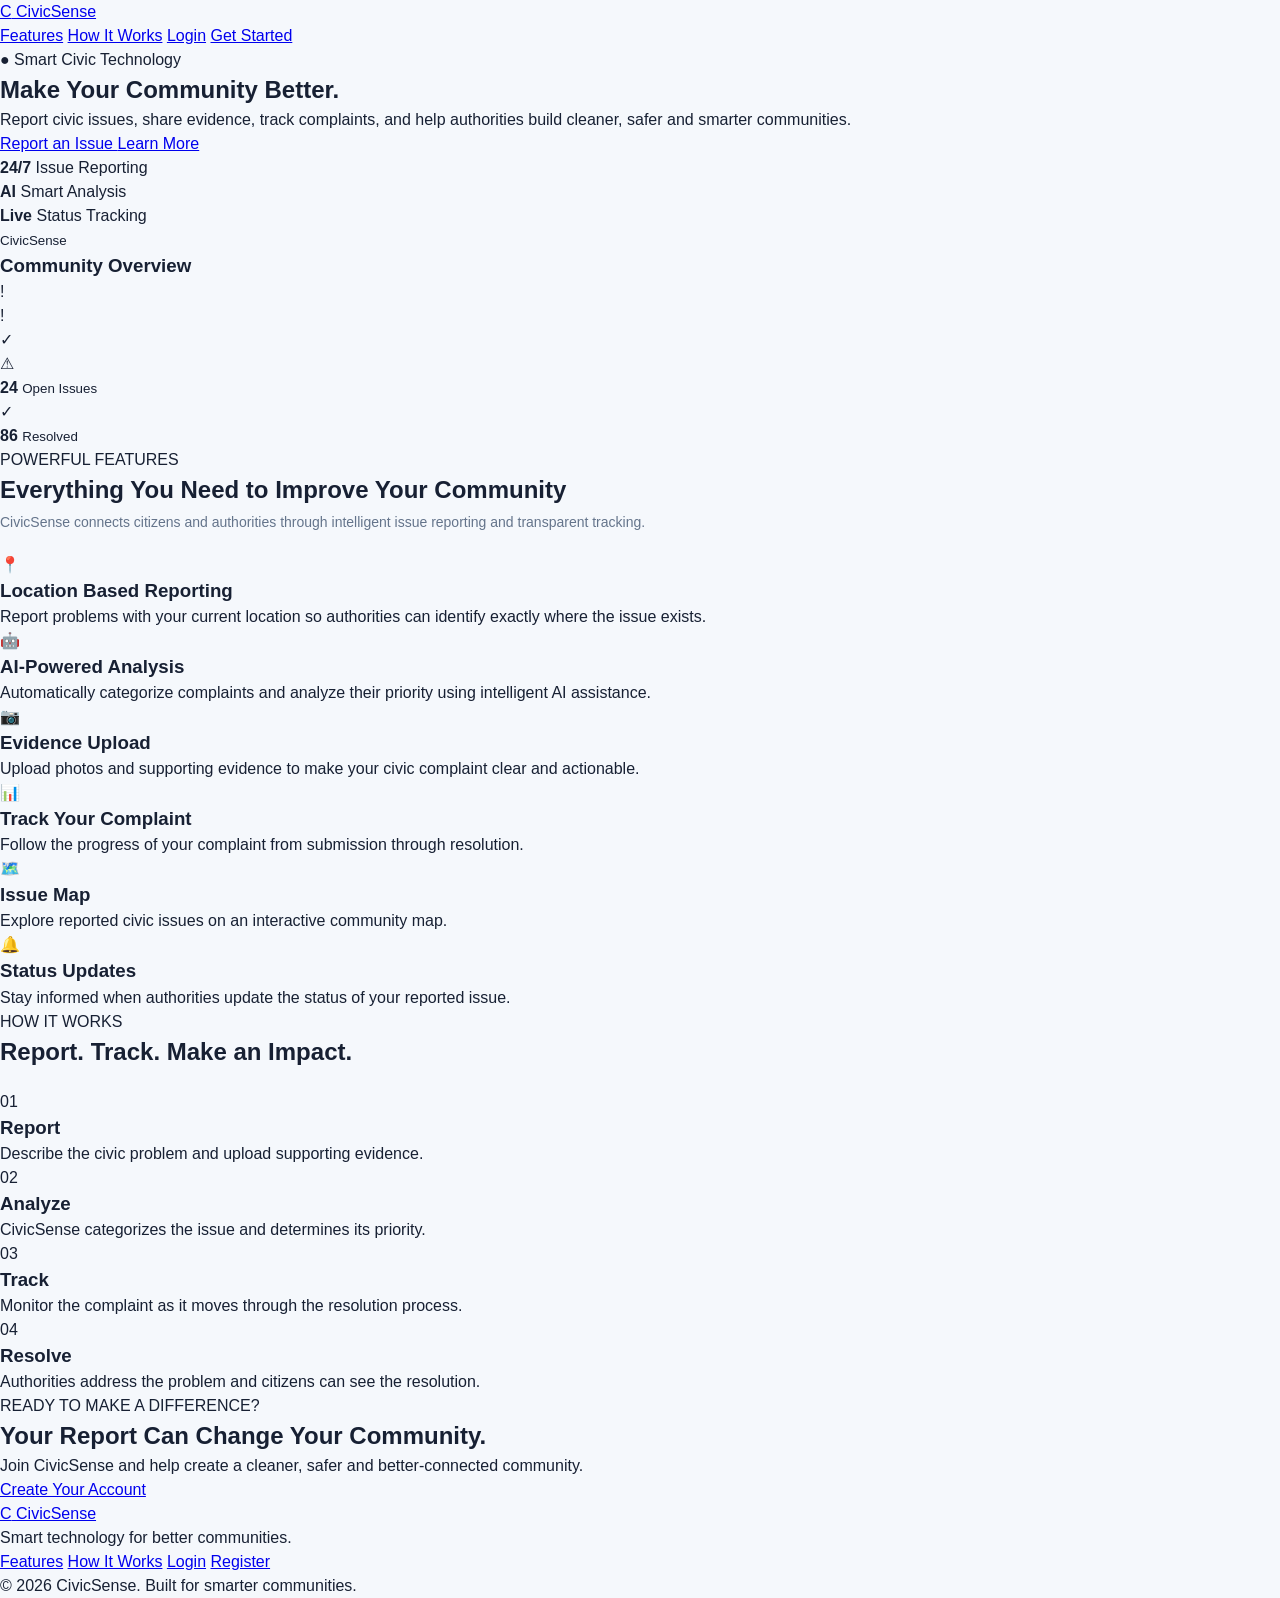
<file: frontend/index.html>
<!DOCTYPE html>
<html lang="en">
<head>
    <meta charset="UTF-8">
    <meta name="viewport" content="width=device-width, initial-scale=1.0">

    <title>CivicSense — Smart Civic Issue Reporting</title>

    <link rel="stylesheet" href="style.css">
</head>

<body>

    <!-- Navigation -->
    <header class="navbar">
        <div class="container nav-content">

            <a href="index.html" class="logo">
                <span class="logo-icon">C</span>
                <span>CivicSense</span>
            </a>

            <nav>
                <a href="#features">Features</a>
                <a href="#how-it-works">How It Works</a>
                <a href="login.html" class="nav-login">Login</a>
                <a href="register.html" class="btn btn-primary">Get Started</a>
            </nav>

        </div>
    </header>


    <!-- Hero -->
    <main>

        <section class="hero">
            <div class="container hero-content">

                <div class="hero-text">

                    <div class="badge">
                        <span>●</span>
                        Smart Civic Technology
                    </div>

                    <h1>
                        Make Your
                        <span>Community Better.</span>
                    </h1>

                    <p>
                        Report civic issues, share evidence, track complaints,
                        and help authorities build cleaner, safer and smarter
                        communities.
                    </p>

                    <div class="hero-buttons">
                        <a href="register.html" class="btn btn-primary btn-large">
                            Report an Issue
                        </a>

                        <a href="#how-it-works" class="btn btn-secondary btn-large">
                            Learn More
                        </a>
                    </div>

                    <div class="hero-stats">

                        <div>
                            <strong>24/7</strong>
                            <span>Issue Reporting</span>
                        </div>

                        <div>
                            <strong>AI</strong>
                            <span>Smart Analysis</span>
                        </div>

                        <div>
                            <strong>Live</strong>
                            <span>Status Tracking</span>
                        </div>

                    </div>

                </div>


                <!-- Hero Card -->
                <div class="hero-card">

                    <div class="dashboard-preview">

                        <div class="preview-header">
                            <div>
                                <small>CivicSense</small>
                                <h3>Community Overview</h3>
                            </div>

                            <div class="status-dot"></div>
                        </div>

                        <div class="preview-map">
                            <div class="map-grid"></div>

                            <div class="map-pin pin-one">!</div>
                            <div class="map-pin pin-two">!</div>
                            <div class="map-pin pin-three">✓</div>
                        </div>

                        <div class="issue-summary">

                            <div class="summary-card">
                                <span class="summary-icon">⚠</span>
                                <div>
                                    <strong>24</strong>
                                    <small>Open Issues</small>
                                </div>
                            </div>

                            <div class="summary-card">
                                <span class="summary-icon">✓</span>
                                <div>
                                    <strong>86</strong>
                                    <small>Resolved</small>
                                </div>
                            </div>

                        </div>

                    </div>

                </div>

            </div>
        </section>


        <!-- Features -->
        <section id="features" class="section">

            <div class="container">

                <div class="section-heading">
                    <span class="section-label">POWERFUL FEATURES</span>

                    <h2>
                        Everything You Need to
                        <span>Improve Your Community</span>
                    </h2>

                    <p>
                        CivicSense connects citizens and authorities through
                        intelligent issue reporting and transparent tracking.
                    </p>
                </div>


                <div class="features-grid">

                    <article class="feature-card">
                        <div class="feature-icon">📍</div>

                        <h3>Location Based Reporting</h3>

                        <p>
                            Report problems with your current location so
                            authorities can identify exactly where the issue
                            exists.
                        </p>
                    </article>


                    <article class="feature-card">
                        <div class="feature-icon">🤖</div>

                        <h3>AI-Powered Analysis</h3>

                        <p>
                            Automatically categorize complaints and analyze
                            their priority using intelligent AI assistance.
                        </p>
                    </article>


                    <article class="feature-card">
                        <div class="feature-icon">📷</div>

                        <h3>Evidence Upload</h3>

                        <p>
                            Upload photos and supporting evidence to make
                            your civic complaint clear and actionable.
                        </p>
                    </article>


                    <article class="feature-card">
                        <div class="feature-icon">📊</div>

                        <h3>Track Your Complaint</h3>

                        <p>
                            Follow the progress of your complaint from
                            submission through resolution.
                        </p>
                    </article>


                    <article class="feature-card">
                        <div class="feature-icon">🗺️</div>

                        <h3>Issue Map</h3>

                        <p>
                            Explore reported civic issues on an interactive
                            community map.
                        </p>
                    </article>


                    <article class="feature-card">
                        <div class="feature-icon">🔔</div>

                        <h3>Status Updates</h3>

                        <p>
                            Stay informed when authorities update the status
                            of your reported issue.
                        </p>
                    </article>

                </div>

            </div>

        </section>


        <!-- How it works -->
        <section id="how-it-works" class="section section-light">

            <div class="container">

                <div class="section-heading">
                    <span class="section-label">HOW IT WORKS</span>

                    <h2>
                        Report. Track.
                        <span>Make an Impact.</span>
                    </h2>
                </div>


                <div class="steps">

                    <div class="step">
                        <div class="step-number">01</div>

                        <h3>Report</h3>

                        <p>
                            Describe the civic problem and upload supporting
                            evidence.
                        </p>
                    </div>


                    <div class="step">
                        <div class="step-number">02</div>

                        <h3>Analyze</h3>

                        <p>
                            CivicSense categorizes the issue and determines
                            its priority.
                        </p>
                    </div>


                    <div class="step">
                        <div class="step-number">03</div>

                        <h3>Track</h3>

                        <p>
                            Monitor the complaint as it moves through the
                            resolution process.
                        </p>
                    </div>


                    <div class="step">
                        <div class="step-number">04</div>

                        <h3>Resolve</h3>

                        <p>
                            Authorities address the problem and citizens can
                            see the resolution.
                        </p>
                    </div>

                </div>

            </div>

        </section>


        <!-- CTA -->
        <section class="cta">

            <div class="container cta-content">

                <div>
                    <span class="section-label">READY TO MAKE A DIFFERENCE?</span>

                    <h2>
                        Your Report Can
                        <span>Change Your Community.</span>
                    </h2>

                    <p>
                        Join CivicSense and help create a cleaner,
                        safer and better-connected community.
                    </p>
                </div>

                <a href="register.html" class="btn btn-white btn-large">
                    Create Your Account
                </a>

            </div>

        </section>

    </main>


    <!-- Footer -->
    <footer>

        <div class="container footer-content">

            <div>
                <a href="index.html" class="logo">
                    <span class="logo-icon">C</span>
                    <span>CivicSense</span>
                </a>

                <p>
                    Smart technology for better communities.
                </p>
            </div>

            <div class="footer-links">
                <a href="#features">Features</a>
                <a href="#how-it-works">How It Works</a>
                <a href="login.html">Login</a>
                <a href="register.html">Register</a>
            </div>

        </div>

        <div class="container footer-bottom">
            © 2026 CivicSense. Built for smarter communities.
        </div>

    </footer>

</body>
</html>
</file>
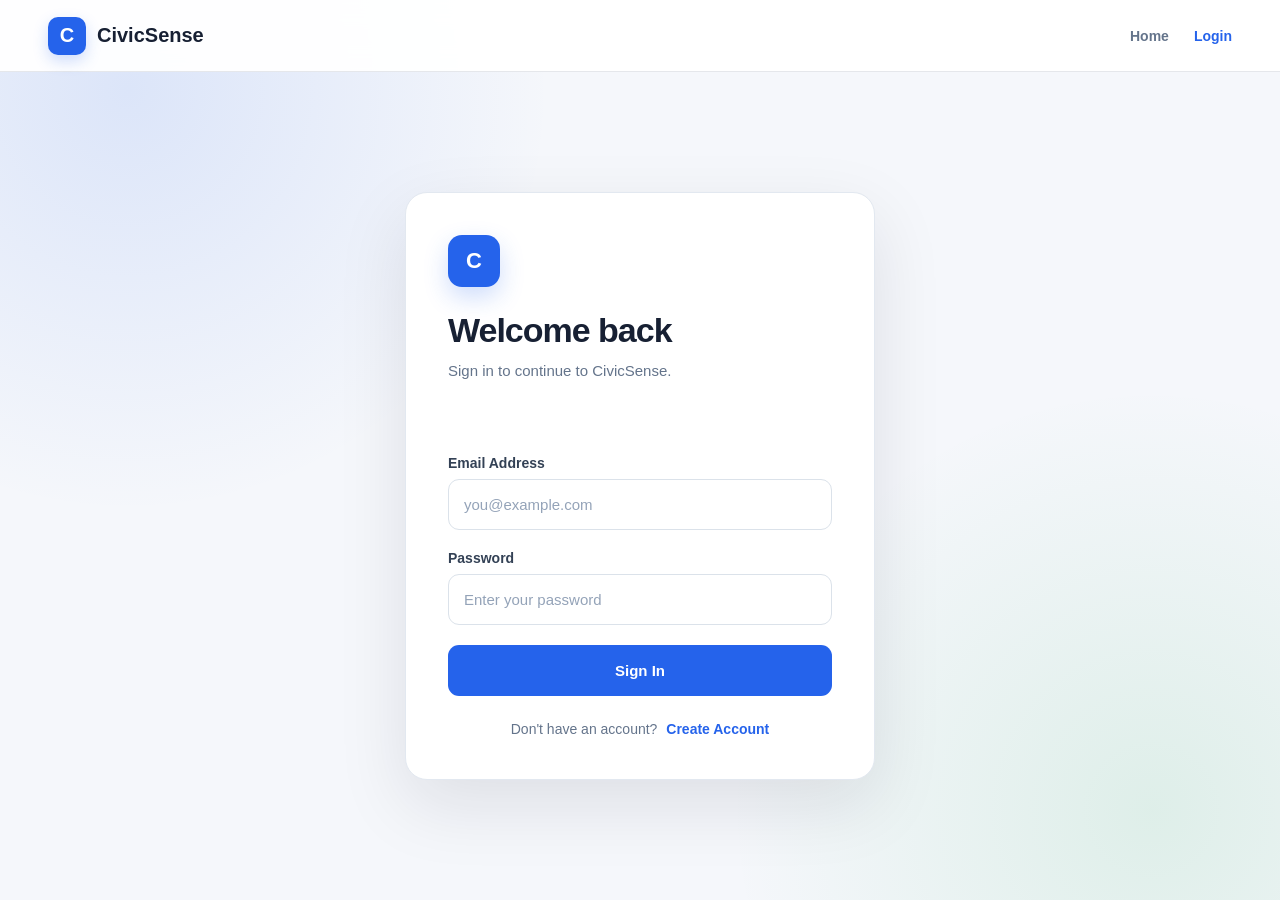
<file: frontend/admin.html>
<!DOCTYPE html>
<html lang="en">
<head>
    <meta charset="UTF-8">
    <meta name="viewport" content="width=device-width, initial-scale=1.0">

    <title>CivicSense — Admin Dashboard</title>

    <link rel="stylesheet" href="admin.css">
</head>

<body>

<header class="admin-navbar">

    <div class="brand">
        <div class="brand-icon">C</div>

        <div>
            <h1>CivicSense</h1>
            <span>Administration</span>
        </div>
    </div>

    <div class="admin-user">

        <div class="admin-user-info">
            <strong id="adminName">Admin</strong>
            <span id="adminEmail">admin</span>
        </div>

        <button id="logoutButton" class="logout-button">
            Logout
        </button>

    </div>

</header>


<main class="admin-container">

    <!-- PAGE HEADER -->

    <section class="page-header">

        <div>
            <span class="eyebrow">ADMINISTRATION</span>

            <h2>Civic Issues Dashboard</h2>

            <p>
                Monitor reported civic issues and manage complaint status.
            </p>
        </div>

        <button id="refreshButton" class="refresh-button">
            ↻ Refresh
        </button>

    </section>


    <!-- MESSAGE -->

    <div id="adminMessage" class="admin-message"></div>


    <!-- STATISTICS -->

    <section class="stats-grid">

        <div class="stat-card">

            <div class="stat-icon total">
                📊
            </div>

            <div>
                <span>Total Complaints</span>
                <strong id="totalComplaints">0</strong>
            </div>

        </div>


        <div class="stat-card">

            <div class="stat-icon pending">
                ⏳
            </div>

            <div>
                <span>Pending</span>
                <strong id="pendingComplaints">0</strong>
            </div>

        </div>


        <div class="stat-card">

            <div class="stat-icon progress">
                🔄
            </div>

            <div>
                <span>In Progress</span>
                <strong id="progressComplaints">0</strong>
            </div>

        </div>


        <div class="stat-card">

            <div class="stat-icon resolved">
                ✓
            </div>

            <div>
                <span>Resolved</span>
                <strong id="resolvedComplaints">0</strong>
            </div>

        </div>

    </section>


    <!-- FILTERS -->

    <section class="complaints-section">

        <div class="section-header">

            <div>
                <h2>All Complaints</h2>

                <p>
                    Review and update reported civic issues.
                </p>
            </div>

            <select id="statusFilter">

                <option value="">All Statuses</option>

                <option value="PENDING">
                    Pending
                </option>

                <option value="IN_PROGRESS">
                    In Progress
                </option>

                <option value="RESOLVED">
                    Resolved
                </option>

            </select>

        </div>


        <div id="loadingState" class="loading-state">
            Loading complaints...
        </div>


        <div id="emptyState" class="empty-state hidden">

            <div class="empty-icon">
                📋
            </div>

            <h3>No complaints found</h3>

            <p>
                There are no complaints matching the selected filter.
            </p>

        </div>


        <div class="table-wrapper">

            <table id="complaintsTable">

                <thead>

                    <tr>

                        <th>ID</th>

                        <th>Complaint</th>

                        <th>Category</th>

                        <th>Location</th>

                        <th>Priority</th>

                        <th>Citizen</th>

                        <th>Status</th>

                        <th>Action</th>

                    </tr>

                </thead>

                <tbody id="complaintsTableBody">
                </tbody>

            </table>

        </div>

    </section>

</main>


<!-- COMPLAINT DETAILS MODAL -->

<div id="complaintModal" class="modal hidden">

    <div class="modal-overlay" id="modalOverlay"></div>

    <div class="modal-card">

        <button
            id="closeModalButton"
            class="modal-close">
            ×
        </button>

        <span class="eyebrow">
            COMPLAINT DETAILS
        </span>

        <h2 id="modalTitle">
            Complaint
        </h2>

        <div class="modal-grid">

            <div>
                <label>Complaint ID</label>
                <strong id="modalId">-</strong>
            </div>

            <div>
                <label>Status</label>
                <strong id="modalStatus">-</strong>
            </div>

            <div>
                <label>Category</label>
                <strong id="modalCategory">-</strong>
            </div>

            <div>
                <label>Priority</label>
                <strong id="modalPriority">-</strong>
            </div>

            <div class="full-width">
                <label>Description</label>
                <p id="modalDescription">-</p>
            </div>

            <div class="full-width">
                <label>Location</label>
                <p id="modalLocation">-</p>
            </div>

            <div>
                <label>Latitude</label>
                <strong id="modalLatitude">-</strong>
            </div>

            <div>
                <label>Longitude</label>
                <strong id="modalLongitude">-</strong>
            </div>

        </div>

        <div class="modal-actions">

            <label for="modalStatusSelect">
                Update Status
            </label>

            <select id="modalStatusSelect">

                <option value="PENDING">
                    Pending
                </option>

                <option value="IN_PROGRESS">
                    In Progress
                </option>

                <option value="RESOLVED">
                    Resolved
                </option>

            </select>

            <button
                id="modalUpdateButton"
                class="primary-button">
                Update Status
            </button>

        </div>

    </div>

</div>


<script src="admin.js"></script>

</body>
</html>
</file>
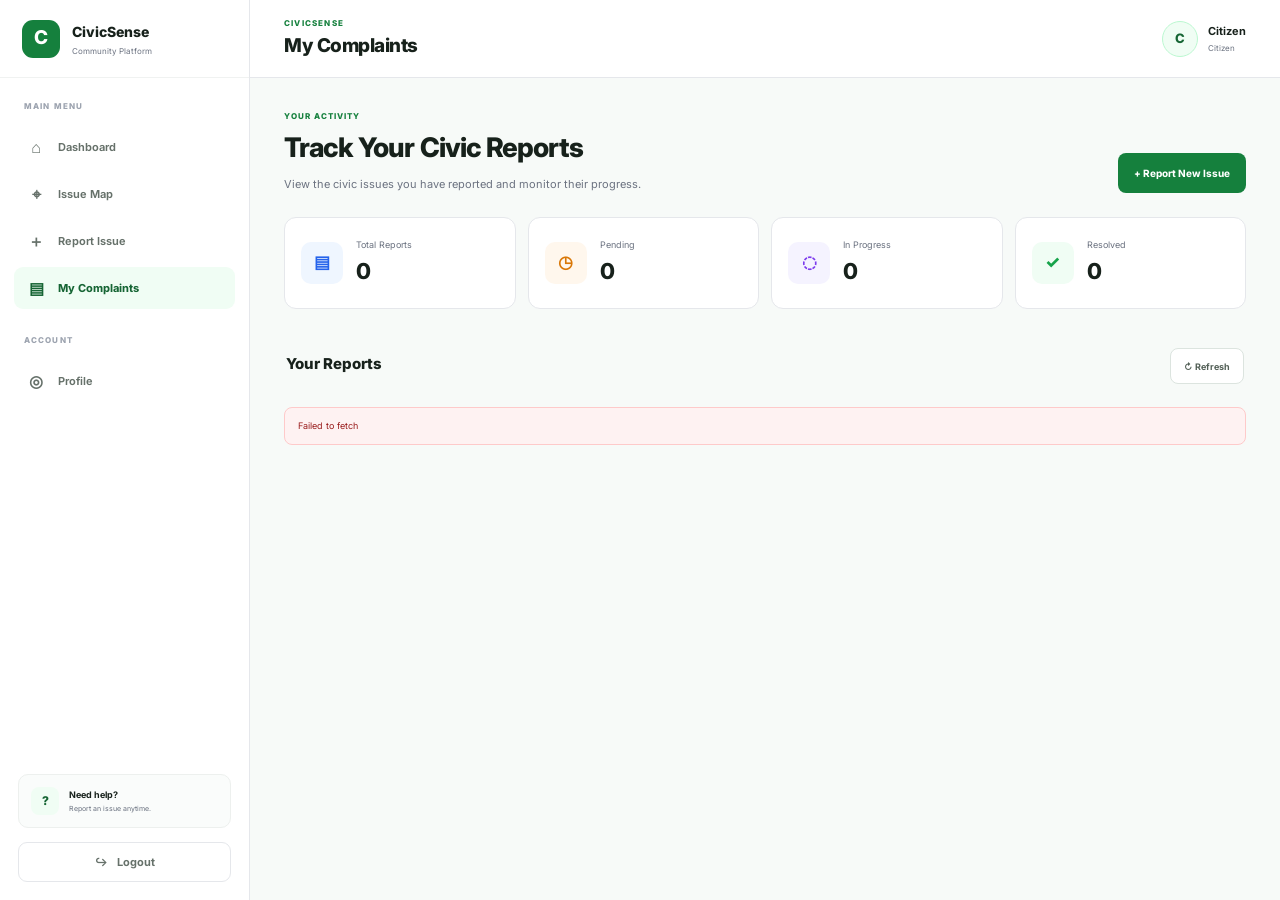
<file: frontend/complaints.html>
<!DOCTYPE html>
<html lang="en">
<head>
    <meta charset="UTF-8">
    <meta
        name="viewport"
        content="width=device-width, initial-scale=1.0"
    >

    <title>CivicSense — My Complaints</title>

    <link rel="preconnect" href="https://fonts.googleapis.com">
    <link
        rel="preconnect"
        href="https://fonts.gstatic.com"
        crossorigin
    >

    <link
        href="https://fonts.googleapis.com/css2?family=Inter:wght@400;500;600;700;800&display=swap"
        rel="stylesheet"
    >

    <link
        rel="stylesheet"
        href="style.css"
    >

    <link
        rel="stylesheet"
        href="css/complaints.css"
    >
</head>

<body>

<div class="complaints-page">

    <!-- =====================================================
         SIDEBAR
    ====================================================== -->

    <aside class="complaints-sidebar">

        <div class="complaints-brand">

            <div class="complaints-brand-logo">
                C
            </div>

            <div class="complaints-brand-text">
                <strong>CivicSense</strong>
                <span>Community Platform</span>
            </div>

        </div>


        <nav class="complaints-navigation">

            <span class="complaints-nav-label">
                MAIN MENU
            </span>

            <a
                href="dashboard.html"
                class="complaints-nav-item"
            >
                <span class="nav-icon">⌂</span>
                <span>Dashboard</span>
            </a>

            <a
                href="issue-map.html"
                class="complaints-nav-item"
            >
                <span class="nav-icon">⌖</span>
                <span>Issue Map</span>
            </a>

            <a
                href="report.html"
                class="complaints-nav-item"
            >
                <span class="nav-icon">＋</span>
                <span>Report Issue</span>
            </a>

            <a
                href="complaints.html"
                class="complaints-nav-item active"
            >
                <span class="nav-icon">▤</span>
                <span>My Complaints</span>
            </a>


            <span class="complaints-nav-label account-label">
                ACCOUNT
            </span>

            <a
                href="profile.html"
                class="complaints-nav-item"
            >
                <span class="nav-icon">◎</span>
                <span>Profile</span>
            </a>

        </nav>


        <div class="complaints-sidebar-bottom">

            <div class="complaints-help">

                <div class="complaints-help-icon">
                    ?
                </div>

                <div>
                    <strong>Need help?</strong>
                    <span>Report an issue anytime.</span>
                </div>

            </div>


            <button
                type="button"
                id="logoutButton"
                class="complaints-logout"
            >
                ↪ &nbsp; Logout
            </button>

        </div>

    </aside>


    <!-- =====================================================
         MAIN
    ====================================================== -->

    <main class="complaints-main">

        <!-- TOPBAR -->

        <header class="complaints-topbar">

            <div>

                <span class="complaints-eyebrow">
                    CIVICSENSE
                </span>

                <h1>
                    My Complaints
                </h1>

            </div>


            <div class="complaints-user">

                <div
                    class="complaints-user-avatar"
                    id="userInitial"
                >
                    C
                </div>

                <div class="complaints-user-details">

                    <strong id="userName">
                        Citizen
                    </strong>

                    <span>
                        Citizen
                    </span>

                </div>

            </div>

        </header>


        <!-- =================================================
             PAGE CONTENT
        ================================================== -->

        <section class="complaints-content">


            <!-- PAGE HEADING -->

            <div class="complaints-page-heading">

                <div>

                    <span class="complaints-section-label">
                        YOUR ACTIVITY
                    </span>

                    <h2>
                        Track Your Civic Reports
                    </h2>

                    <p>
                        View the civic issues you have reported
                        and monitor their progress.
                    </p>

                </div>


                <a
                    href="report.html"
                    class="complaints-report-button"
                >
                    + Report New Issue
                </a>

            </div>


            <!-- =================================================
                 STATISTICS
            ================================================== -->

            <div class="complaints-stats-grid">


                <div class="complaints-stat-card">

                    <div class="complaints-stat-icon total">
                        ▤
                    </div>

                    <div>

                        <span>
                            Total Reports
                        </span>

                        <strong id="totalComplaints">
                            0
                        </strong>

                    </div>

                </div>


                <div class="complaints-stat-card">

                    <div class="complaints-stat-icon pending">
                        ◷
                    </div>

                    <div>

                        <span>
                            Pending
                        </span>

                        <strong id="pendingComplaints">
                            0
                        </strong>

                    </div>

                </div>


                <div class="complaints-stat-card">

                    <div class="complaints-stat-icon progress">
                        ◌
                    </div>

                    <div>

                        <span>
                            In Progress
                        </span>

                        <strong id="progressComplaints">
                            0
                        </strong>

                    </div>

                </div>


                <div class="complaints-stat-card">

                    <div class="complaints-stat-icon resolved">
                        ✓
                    </div>

                    <div>

                        <span>
                            Resolved
                        </span>

                        <strong id="resolvedComplaints">
                            0
                        </strong>

                    </div>

                </div>

            </div>


            <!-- =================================================
                 TOOLBAR
            ================================================== -->

            <div class="complaints-toolbar">

                <div>

                    <h3>
                        Your Reports
                    </h3>

                    <span id="complaintCountLabel">
                    </span>

                </div>


                <button
                    type="button"
                    id="refreshComplaints"
                    class="complaints-refresh-button"
                >
                    ↻ Refresh
                </button>

            </div>


            <!-- =================================================
                 MESSAGE
            ================================================== -->

            <div
                id="complaintsMessage"
                class="complaints-message"
            ></div>


            <!-- =================================================
                 LOADING
            ================================================== -->

            <div
                id="complaintsLoading"
                class="complaints-loading"
            >

                <div class="loading-spinner"></div>

                <p>
                    Loading your complaints...
                </p>

            </div>


            <!-- =================================================
                 COMPLAINTS LIST
            ================================================== -->

            <div
                id="complaintsList"
                class="complaints-list"
            ></div>


            <!-- =================================================
                 EMPTY STATE
            ================================================== -->

            <div
                id="complaintsEmpty"
                class="complaints-empty"
                hidden
            >

                <div class="empty-icon">
                    ▤
                </div>

                <h3>
                    No complaints yet
                </h3>

                <p>
                    You haven't reported any civic issues.
                    Start by reporting an issue in your area.
                </p>

                <a
                    href="report.html"
                    class="complaints-empty-button"
                >
                    + Report Your First Issue
                </a>

            </div>


        </section>

    </main>

</div>


<!-- =========================================================
     JAVASCRIPT
========================================================== -->

<script src="js/complaints.js"></script>

</body>
</html>
</file>
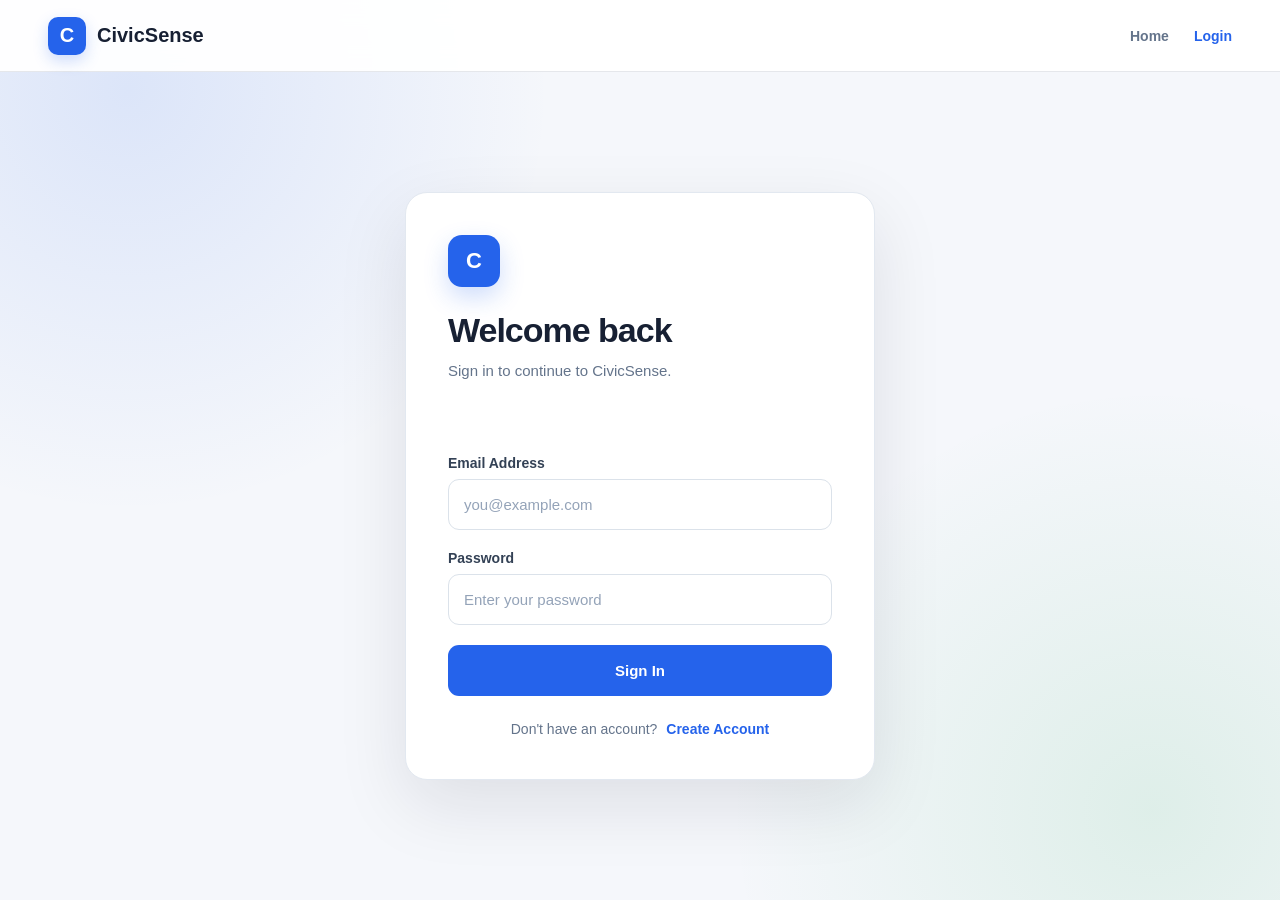
<file: frontend/dashboard.html>
<!DOCTYPE html>
<html lang="en">
<head>
    <meta charset="UTF-8">

    <meta
        name="viewport"
        content="width=device-width, initial-scale=1.0"
    >

    <title>CivicSense — Dashboard</title>

    <link
        rel="preconnect"
        href="https://fonts.googleapis.com"
    >

    <link
        rel="preconnect"
        href="https://fonts.gstatic.com"
        crossorigin
    >

    <link
        href="https://fonts.googleapis.com/css2?family=Inter:wght@400;500;600;700;800&display=swap"
        rel="stylesheet"
    >

    <link
        rel="stylesheet"
        href="style.css"
    >

    <link
        rel="stylesheet"
        href="css/dashboard.css"
    >
</head>

<body>

<div class="app-shell">

    <!-- ==========================================
         SIDEBAR
    =========================================== -->

    <aside class="sidebar">

        <div class="sidebar-brand">

            <div class="brand-logo">
                C
            </div>

            <div class="brand-text">
                <strong>CivicSense</strong>
                <span>Community Platform</span>
            </div>

        </div>


        <nav class="sidebar-nav">

            <div class="nav-section-title">
                MAIN MENU
            </div>

            <a
                href="dashboard.html"
                class="nav-item active"
            >
                <span class="nav-icon">⌂</span>
                <span>Dashboard</span>
            </a>

            <a
                href="issue-map.html"
                class="nav-item"
            >
                <span class="nav-icon">⌖</span>
                <span>Issue Map</span>
            </a>

            <a
                href="report.html"
                class="nav-item"
            >
                <span class="nav-icon">＋</span>
                <span>Report Issue</span>
            </a>

            <a
                href="complaints.html"
                class="nav-item"
            >
                <span class="nav-icon">▤</span>
                <span>My Complaints</span>
            </a>


            <div class="nav-section-title account-title">
                ACCOUNT
            </div>

            <a
                href="profile.html"
                class="nav-item"
            >
                <span class="nav-icon">◎</span>
                <span>Profile</span>
            </a>

        </nav>


        <div class="sidebar-bottom">

            <div class="sidebar-help">

                <div class="help-icon">
                    ?
                </div>

                <div>
                    <strong>Need help?</strong>
                    <span>Report an issue anytime.</span>
                </div>

            </div>


            <button
                type="button"
                id="logoutButton"
                class="sidebar-logout"
            >
                <span>↪</span>
                Logout
            </button>

        </div>

    </aside>


    <!-- ==========================================
         MAIN
    =========================================== -->

    <main class="main-content">


        <!-- TOPBAR -->

        <header class="topbar">

            <div class="topbar-page">

                <span class="topbar-eyebrow">
                    CITIZEN PORTAL
                </span>

                <strong class="topbar-title">
                    Dashboard
                </strong>

            </div>


            <div class="topbar-right">

                <button
                    class="notification-button"
                    type="button"
                    aria-label="Notifications"
                >
                    ♧
                </button>


                <div class="user-mini">

                    <div class="user-avatar">
                        <span id="userInitial">C</span>
                    </div>

                    <div class="user-mini-info">

                        <strong id="userName">
                            Citizen
                        </strong>

                        <span>
                            Citizen
                        </span>

                    </div>

                </div>

            </div>

        </header>


        <!-- ==========================================
             DASHBOARD CONTENT
        =========================================== -->

        <section class="dashboard-content">


            <!-- WELCOME -->

            <section class="welcome-section">

                <div class="welcome-copy">

                    <span class="section-kicker">
                        YOUR COMMUNITY
                    </span>

                    <h1>
                        Welcome back,
                        <span id="welcomeName">
                            Citizen
                        </span>
                        👋
                    </h1>

                    <p>
                        Help make your community better.
                        Track your civic reports and stay informed.
                    </p>

                </div>


                <a
                    href="report.html"
                    class="primary-button"
                >
                    + Report an Issue
                </a>

            </section>


            <!-- ======================================
                 STATISTICS
            ======================================= -->

            <section class="stats-grid">


                <div class="stat-card stat-total">

                    <div class="stat-icon">
                        ▤
                    </div>

                    <div class="stat-info">

                        <span>
                            Total Reports
                        </span>

                        <strong id="totalComplaints">
                            0
                        </strong>

                    </div>

                </div>


                <div class="stat-card stat-pending">

                    <div class="stat-icon">
                        ◷
                    </div>

                    <div class="stat-info">

                        <span>
                            Pending
                        </span>

                        <strong id="pendingComplaints">
                            0
                        </strong>

                    </div>

                </div>


                <div class="stat-card stat-progress">

                    <div class="stat-icon">
                        ◌
                    </div>

                    <div class="stat-info">

                        <span>
                            In Progress
                        </span>

                        <strong id="progressComplaints">
                            0
                        </strong>

                    </div>

                </div>


                <div class="stat-card stat-resolved">

                    <div class="stat-icon">
                        ✓
                    </div>

                    <div class="stat-info">

                        <span>
                            Resolved
                        </span>

                        <strong id="resolvedComplaints">
                            0
                        </strong>

                    </div>

                </div>

            </section>


            <!-- ======================================
                 DASHBOARD OVERVIEW
            ======================================= -->

            <section class="dashboard-overview">


                <!-- RECENT REPORTS -->

                <div class="dashboard-panel recent-panel">

                    <div class="panel-header">

                        <div>

                            <span class="section-kicker">
                                ACTIVITY
                            </span>

                            <h2>
                                Recent Reports
                            </h2>

                            <p>
                                Your latest civic issues.
                            </p>

                        </div>


                        <a
                            href="complaints.html"
                            class="panel-link"
                        >
                            View All
                        </a>

                    </div>


                    <div
                        id="recentComplaints"
                        class="recent-complaints"
                    >

                        <div class="loading-state">
                            Loading reports...
                        </div>

                    </div>

                </div>


                <!-- MAP PREVIEW -->

                <div class="dashboard-panel map-preview-panel">

                    <div class="panel-header">

                        <div>

                            <span class="section-kicker">
                                LOCATION
                            </span>

                            <h2>
                                Community Map
                            </h2>

                            <p>
                                Explore reported civic issues.
                            </p>

                        </div>


                        <a
                            href="issue-map.html"
                            class="panel-link"
                        >
                            Open Map
                        </a>

                    </div>


                    <div class="map-preview">

                        <div class="map-placeholder">

                            <div class="map-placeholder-icon">
                                ⌖
                            </div>

                            <strong>
                                Civic Issues Near You
                            </strong>

                            <span>
                                Open the Issue Map to explore reports.
                            </span>

                            <a
                                href="issue-map.html"
                                class="map-button"
                            >
                                Explore Map →
                            </a>

                        </div>

                    </div>

                </div>

            </section>


            <!-- ======================================
                 QUICK ACTIONS
            ======================================= -->

            <section class="quick-actions">

                <a
                    href="report.html"
                    class="quick-action-card"
                >

                    <div class="quick-action-icon">
                        ＋
                    </div>

                    <div>
                        <strong>
                            Report an Issue
                        </strong>

                        <span>
                            Report a civic problem in your area.
                        </span>
                    </div>

                    <b>
                        →
                    </b>

                </a>


                <a
                    href="complaints.html"
                    class="quick-action-card"
                >

                    <div class="quick-action-icon">
                        ▤
                    </div>

                    <div>
                        <strong>
                            Track Complaints
                        </strong>

                        <span>
                            Check the status of your reports.
                        </span>
                    </div>

                    <b>
                        →
                    </b>

                </a>


                <a
                    href="issue-map.html"
                    class="quick-action-card"
                >

                    <div class="quick-action-icon">
                        ⌖
                    </div>

                    <div>
                        <strong>
                            Explore Issue Map
                        </strong>

                        <span>
                            See civic issues around the community.
                        </span>
                    </div>

                    <b>
                        →
                    </b>

                </a>

            </section>


            <!-- FOOTER -->

            <footer class="dashboard-footer">

                <span>
                    © 2026 CivicSense
                </span>

                <span>
                    Built for better communities.
                </span>

            </footer>


        </section>

    </main>

</div>


<script src="js/dashboard.js"></script>

</body>
</html>
</file>
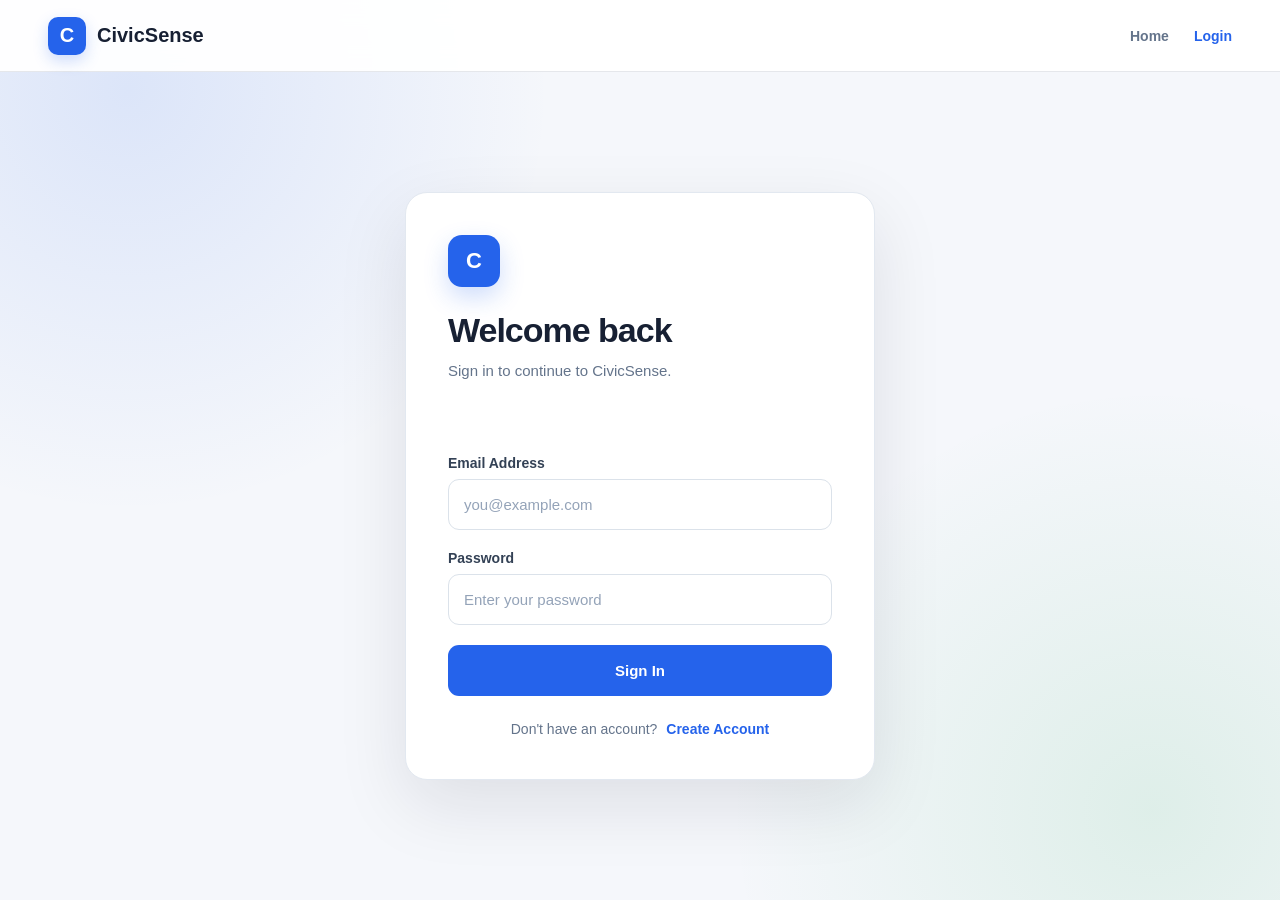
<file: frontend/login.html>
<!DOCTYPE html>
<html lang="en">

<head>
    <meta charset="UTF-8">
    <meta name="viewport" content="width=device-width, initial-scale=1.0">

    <title>Login — CivicSense</title>

    <!-- CivicSense Authentication Styles -->
    <link rel="stylesheet" href="css/auth.css">
</head>

<body>

    <!-- =====================================================
         NAVBAR
         ===================================================== -->

    <header class="navbar">

        <a href="index.html" class="brand">

            <div class="brand-icon">
                C
            </div>

            <span>
                CivicSense
            </span>

        </a>


        <nav>

            <a href="index.html">
                Home
            </a>

            <a href="login.html" class="active">
                Login
            </a>

        </nav>

    </header>


    <!-- =====================================================
         LOGIN PAGE
         ===================================================== -->

    <main class="auth-page">

        <section class="auth-card">

            <!-- Logo -->

            <div class="auth-logo">
                C
            </div>


            <!-- Heading -->

            <h1>
                Welcome back
            </h1>


            <p class="auth-subtitle">
                Sign in to continue to CivicSense.
            </p>


            <!-- Backend / Login Messages -->

            <div
                id="loginMessage"
                class="auth-message"
                aria-live="polite">
            </div>


            <!-- Login Form -->

            <form
                id="loginForm"
                novalidate
            >

                <!-- Email -->

                <div class="form-group">

                    <label for="email">
                        Email Address
                    </label>

                    <input
                        type="email"
                        id="email"
                        name="email"
                        placeholder="you@example.com"
                        autocomplete="email"
                        required
                    >

                </div>


                <!-- Password -->

                <div class="form-group">

                    <label for="password">
                        Password
                    </label>

                    <input
                        type="password"
                        id="password"
                        name="password"
                        placeholder="Enter your password"
                        autocomplete="current-password"
                        required
                    >

                </div>


                <!-- Login Button -->

                <button
                    type="submit"
                    id="loginButton"
                    class="primary-button"
                >
                    Sign In
                </button>

            </form>


            <!-- Register Link -->

            <div class="auth-footer">

                <span>
                    Don't have an account?
                </span>

                <a href="register.html">
                    Create Account
                </a>

            </div>

        </section>

    </main>


    <!-- =====================================================
         JAVASCRIPT
         ===================================================== -->

    <script src="auth.js"></script>

</body>

</html>
</file>
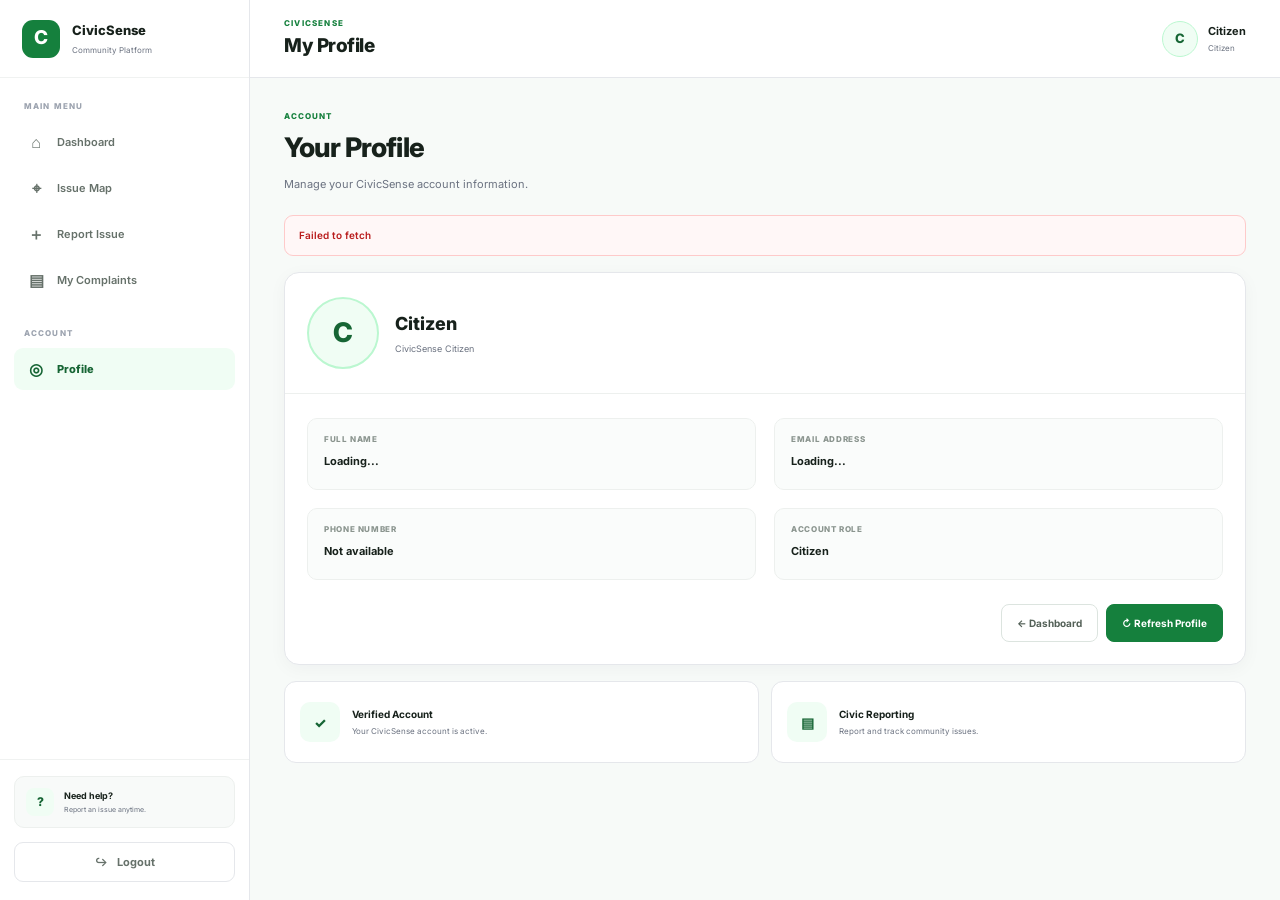
<file: frontend/profile.html>
<!DOCTYPE html>
<html lang="en">

<head>
    <meta charset="UTF-8">
    <meta name="viewport" content="width=device-width, initial-scale=1.0">

    <title>CivicSense — Profile</title>

    <link rel="preconnect" href="https://fonts.googleapis.com">
    <link rel="preconnect"
          href="https://fonts.gstatic.com"
          crossorigin>

    <link
        href="https://fonts.googleapis.com/css2?family=Inter:wght@400;500;600;700;800&display=swap"
        rel="stylesheet"
    >

    <link rel="stylesheet" href="style.css">
    <link rel="stylesheet" href="css/profile.css">
</head>

<body>

<div class="profile-page">

    <!-- SIDEBAR -->

    <aside class="profile-sidebar">

        <div class="profile-brand">
            <div class="profile-brand-logo">C</div>

            <div>
                <strong>CivicSense</strong>
                <span>Community Platform</span>
            </div>
        </div>


        <nav class="profile-navigation">

            <span class="profile-nav-label">
                MAIN MENU
            </span>

            <a
                href="dashboard.html"
                class="profile-nav-item"
            >
                <span>⌂</span>
                Dashboard
            </a>

            <a
                href="issue-map.html"
                class="profile-nav-item"
            >
                <span>⌖</span>
                Issue Map
            </a>

            <a
                href="report.html"
                class="profile-nav-item"
            >
                <span>＋</span>
                Report Issue
            </a>

            <a
                href="complaints.html"
                class="profile-nav-item"
            >
                <span>▤</span>
                My Complaints
            </a>


            <span class="profile-nav-label account-label">
                ACCOUNT
            </span>

            <a
                href="profile.html"
                class="profile-nav-item active"
            >
                <span>◎</span>
                Profile
            </a>

        </nav>


        <div class="profile-sidebar-bottom">

            <div class="profile-help">

                <div class="profile-help-icon">
                    ?
                </div>

                <div>
                    <strong>Need help?</strong>
                    <span>
                        Report an issue anytime.
                    </span>
                </div>

            </div>


            <button
                id="logoutButton"
                class="profile-logout"
                type="button"
            >
                ↪ &nbsp; Logout
            </button>

        </div>

    </aside>


    <!-- MAIN -->

    <main class="profile-main">

        <!-- TOPBAR -->

        <header class="profile-topbar">

            <div>

                <span class="profile-eyebrow">
                    CIVICSENSE
                </span>

                <h1>
                    My Profile
                </h1>

            </div>


            <div class="profile-user">

                <div
                    class="profile-user-avatar"
                    id="userInitial"
                >
                    C
                </div>

                <div>

                    <strong id="topUserName">
                        Citizen
                    </strong>

                    <span>
                        Citizen
                    </span>

                </div>

            </div>

        </header>


        <!-- CONTENT -->

        <section class="profile-content">

            <div class="profile-heading">

                <div>

                    <span class="profile-section-label">
                        ACCOUNT
                    </span>

                    <h2>
                        Your Profile
                    </h2>

                    <p>
                        Manage your CivicSense account information.
                    </p>

                </div>

            </div>


            <!-- MESSAGE -->

            <div
                id="profileMessage"
                class="profile-message"
            ></div>


            <!-- PROFILE CARD -->

            <section class="profile-card">

                <div class="profile-card-header">

                    <div class="profile-large-avatar"
                         id="profileAvatar">
                        C
                    </div>

                    <div>

                        <h3 id="profileDisplayName">
                            Citizen
                        </h3>

                        <p>
                            CivicSense Citizen
                        </p>

                    </div>

                </div>


                <div class="profile-divider"></div>


                <div class="profile-fields">

                    <div class="profile-field">

                        <label>
                            Full Name
                        </label>

                        <div
                            id="profileName"
                            class="profile-value"
                        >
                            Loading...
                        </div>

                    </div>


                    <div class="profile-field">

                        <label>
                            Email Address
                        </label>

                        <div
                            id="profileEmail"
                            class="profile-value"
                        >
                            Loading...
                        </div>

                    </div>


                    <div class="profile-field">

                        <label>
                            Phone Number
                        </label>

                        <div
                            id="profilePhone"
                            class="profile-value"
                        >
                            Not available
                        </div>

                    </div>


                    <div class="profile-field">

                        <label>
                            Account Role
                        </label>

                        <div
                            id="profileRole"
                            class="profile-value"
                        >
                            Citizen
                        </div>

                    </div>

                </div>


                <div class="profile-actions">

                    <a
                        href="dashboard.html"
                        class="profile-secondary-button"
                    >
                        ← Dashboard
                    </a>

                    <button
                        id="refreshProfileButton"
                        class="profile-primary-button"
                        type="button"
                    >
                        ↻ Refresh Profile
                    </button>

                </div>

            </section>


            <!-- ACCOUNT INFORMATION -->

            <section class="profile-info-grid">

                <div class="profile-info-card">

                    <div class="profile-info-icon">
                        ✓
                    </div>

                    <div>
                        <strong>
                            Verified Account
                        </strong>

                        <span>
                            Your CivicSense account is active.
                        </span>
                    </div>

                </div>


                <div class="profile-info-card">

                    <div class="profile-info-icon">
                        ▤
                    </div>

                    <div>
                        <strong>
                            Civic Reporting
                        </strong>

                        <span>
                            Report and track community issues.
                        </span>
                    </div>

                </div>

            </section>

        </section>

    </main>

</div>


<script src="js/profile.js"></script>

</body>
</html>
</file>
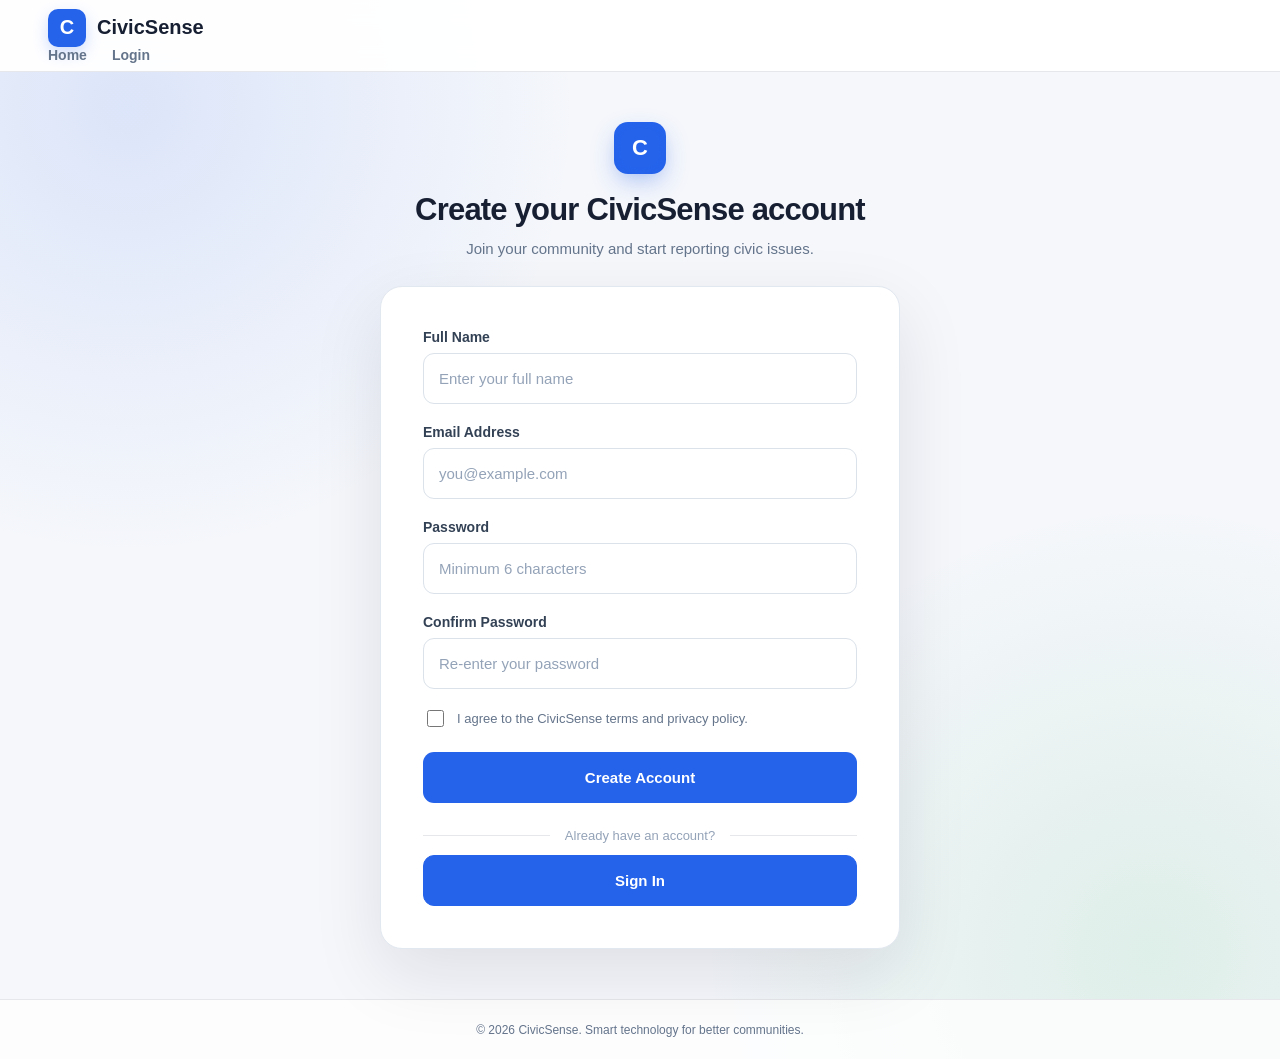
<file: frontend/register.html>
<!DOCTYPE html>
<html lang="en">
<head>
    <meta charset="UTF-8">
    <meta name="viewport" content="width=device-width, initial-scale=1.0">

    <title>Create Account — CivicSense</title>

    <link rel="stylesheet" href="css/auth.css">
</head>

<body>

<header class="navbar">
    <div class="container nav-content">

        <a href="index.html" class="logo">
            <span class="logo-icon">C</span>
            <span>CivicSense</span>
        </a>

        <nav>
            <a href="index.html">Home</a>
            <a href="login.html">Login</a>
        </nav>

    </div>
</header>


<main class="auth-page">

    <div class="auth-container">

        <div class="auth-header">

            <div class="auth-logo">
                <span class="logo-icon">C</span>
            </div>

            <h1>Create your CivicSense account</h1>

            <p>
                Join your community and start reporting civic issues.
            </p>

        </div>


        <div class="auth-card">

            <div id="registerMessage" class="auth-message"></div>

            <form id="registerForm">

                <div class="form-group">
                    <label for="name">Full Name</label>

                    <input
                        type="text"
                        id="name"
                        name="name"
                        placeholder="Enter your full name"
                        autocomplete="name"
                        required
                    >
                </div>


                <div class="form-group">
                    <label for="email">Email Address</label>

                    <input
                        type="email"
                        id="email"
                        name="email"
                        placeholder="you@example.com"
                        autocomplete="email"
                        required
                    >
                </div>


                <div class="form-group">
                    <label for="password">Password</label>

                    <input
                        type="password"
                        id="password"
                        name="password"
                        placeholder="Minimum 6 characters"
                        autocomplete="new-password"
                        minlength="6"
                        required
                    >
                </div>


                <div class="form-group">
                    <label for="confirmPassword">Confirm Password</label>

                    <input
                        type="password"
                        id="confirmPassword"
                        name="confirmPassword"
                        placeholder="Re-enter your password"
                        autocomplete="new-password"
                        minlength="6"
                        required
                    >
                </div>


                <label class="checkbox-row">

                    <input
                        type="checkbox"
                        id="terms"
                        required
                    >

                    <span>
                        I agree to the CivicSense terms and privacy policy.
                    </span>

                </label>


                <button
                    type="submit"
                    id="registerButton"
                    class="btn btn-primary auth-button"
                >
                    Create Account
                </button>

            </form>


            <div class="auth-divider">
                <span>Already have an account?</span>
            </div>


            <a
                href="login.html"
                class="btn btn-secondary auth-button"
            >
                Sign In
            </a>

        </div>

    </div>

</main>


<footer class="auth-footer">

    <div class="container">

        <p>
            © 2026 CivicSense. Smart technology for better communities.
        </p>

    </div>

</footer>


<script src="auth.js"></script>

</body>
</html>
</file>
<file: frontend/style.css>
* {
    box-sizing: border-box;
    margin: 0;
    padding: 0;
}

:root {
    --primary: #2563eb;
    --primary-dark: #1d4ed8;
    --background: #f5f8fc;
    --card: #ffffff;
    --text: #172033;
    --muted: #64748b;
    --border: #e2e8f0;
    --success: #16a34a;
    --warning: #f59e0b;
    --danger: #dc2626;
    --purple: #7c3aed;
}

body {
    font-family:
        -apple-system,
        BlinkMacSystemFont,
        "Segoe UI",
        Roboto,
        Arial,
        sans-serif;

    background: var(--background);
    color: var(--text);
    line-height: 1.5;
}

/* =========================
   NAVBAR
========================= */

.dashboard-navbar {
    height: 72px;
    background: white;
    border-bottom: 1px solid var(--border);

    display: flex;
    align-items: center;
    justify-content: space-between;

    padding: 0 7%;

    position: sticky;
    top: 0;
    z-index: 100;
}

.dashboard-brand {
    display: flex;
    align-items: center;
    gap: 10px;

    font-size: 19px;
    font-weight: 750;
}

.brand-icon {
    width: 34px;
    height: 34px;

    background: var(--primary);
    color: white;

    border-radius: 9px;

    display: flex;
    align-items: center;
    justify-content: center;

    font-weight: 800;
}

.dashboard-nav-right {
    display: flex;
    align-items: center;
    gap: 18px;
}

.nav-user {
    color: var(--muted);
    font-size: 14px;
    font-weight: 600;
}

.logout-button {
    border: 1px solid var(--border);
    background: white;

    padding: 9px 16px;

    border-radius: 8px;

    cursor: pointer;

    font-weight: 600;
}

.logout-button:hover {
    background: #f8fafc;
}


/* =========================
   DASHBOARD CONTAINER
========================= */

.dashboard-container {
    width: min(1180px, 92%);
    margin: auto;
    padding: 42px 0 80px;
}


/* =========================
   WELCOME
========================= */

.welcome-section {
    display: flex;
    align-items: center;
    justify-content: space-between;

    gap: 30px;

    margin-bottom: 32px;
}

.eyebrow {
    color: var(--primary);

    font-size: 12px;
    font-weight: 800;

    letter-spacing: 1.2px;

    margin-bottom: 6px;
}

.welcome-section h1 {
    font-size: clamp(28px, 4vw, 40px);
    line-height: 1.15;

    margin-bottom: 10px;
}

.welcome-section p:not(.eyebrow) {
    color: var(--muted);
    max-width: 650px;
}

.report-button {
    background: var(--primary);
    color: white;

    padding: 13px 20px;

    border-radius: 9px;

    text-decoration: none;

    font-weight: 700;

    white-space: nowrap;

    box-shadow: 0 5px 15px rgba(37, 99, 235, 0.2);

    transition: 0.2s;
}

.report-button:hover {
    background: var(--primary-dark);
    transform: translateY(-1px);
}


/* =========================
   STATS
========================= */

.stats-grid {
    display: grid;

    grid-template-columns:
        repeat(4, 1fr);

    gap: 18px;

    margin-bottom: 42px;
}

.stat-card {
    background: var(--card);

    border: 1px solid var(--border);

    border-radius: 14px;

    padding: 21px;

    display: flex;
    align-items: center;

    gap: 15px;

    box-shadow:
        0 2px 8px rgba(15, 23, 42, 0.03);
}

.stat-icon {
    width: 46px;
    height: 46px;

    border-radius: 11px;

    display: flex;
    align-items: center;
    justify-content: center;

    font-size: 20px;
}

.stat-icon.blue {
    background: #eff6ff;
}

.stat-icon.orange {
    background: #fff7ed;
}

.stat-icon.purple {
    background: #f5f3ff;
}

.stat-icon.green {
    background: #f0fdf4;
}

.stat-card span {
    display: block;

    color: var(--muted);

    font-size: 13px;

    margin-bottom: 3px;
}

.stat-card strong {
    display: block;

    font-size: 25px;
}


/* =========================
   SECTIONS
========================= */

.dashboard-section {
    margin-bottom: 48px;
}

.section-heading {
    margin-bottom: 20px;
}

.section-heading h2 {
    font-size: 24px;
    margin-bottom: 4px;
}

.section-heading p:not(.eyebrow) {
    color: var(--muted);
    font-size: 14px;
}


/* =========================
   QUICK ACTIONS
========================= */

.quick-actions {
    display: grid;

    grid-template-columns:
        repeat(3, 1fr);

    gap: 18px;
}

.action-card {
    background: white;

    border: 1px solid var(--border);

    border-radius: 14px;

    padding: 22px;

    display: flex;
    align-items: center;

    gap: 15px;

    text-decoration: none;

    color: inherit;

    transition:
        transform 0.2s,
        box-shadow 0.2s,
        border-color 0.2s;
}

.action-card:hover {
    transform: translateY(-3px);

    border-color: #bfdbfe;

    box-shadow:
        0 10px 25px rgba(15, 23, 42, 0.07);
}

.action-icon {
    width: 48px;
    height: 48px;

    flex-shrink: 0;

    background: #eff6ff;

    border-radius: 12px;

    display: flex;
    align-items: center;
    justify-content: center;

    font-size: 21px;
}

.action-card h3 {
    font-size: 16px;
    margin-bottom: 3px;
}

.action-card p {
    color: var(--muted);
    font-size: 13px;
}

.arrow {
    margin-left: auto;

    color: var(--primary);

    font-size: 20px;
}


/* =========================
   REPORT CARD
========================= */

.report-card {
    background: white;

    border: 1px solid var(--border);

    border-radius: 16px;

    padding: 28px;

    box-shadow:
        0 4px 15px rgba(15, 23, 42, 0.04);
}

.form-grid {
    display: grid;

    grid-template-columns:
        repeat(2, 1fr);

    gap: 20px;
}

.form-group {
    display: flex;
    flex-direction: column;

    gap: 7px;
}

.full-width {
    grid-column: 1 / -1;
}

.form-group label {
    font-size: 13px;

    font-weight: 700;
}

.form-group input,
.form-group select,
.form-group textarea {
    width: 100%;

    border: 1px solid #d7dee8;

    border-radius: 9px;

    padding: 12px 13px;

    background: white;

    color: var(--text);

    font-family: inherit;

    font-size: 14px;

    outline: none;

    transition: 0.2s;
}

.form-group textarea {
    resize: vertical;
    min-height: 120px;
}

.form-group input:focus,
.form-group select:focus,
.form-group textarea:focus {
    border-color: var(--primary);

    box-shadow:
        0 0 0 3px rgba(37, 99, 235, 0.1);
}

.form-group small {
    color: var(--muted);
    font-size: 12px;
}


/* =========================
   LOCATION
========================= */

.location-actions {
    display: flex;
    align-items: center;

    gap: 14px;

    margin-top: 22px;
    margin-bottom: 22px;
}

.secondary-button {
    border: 1px solid #cbd5e1;

    background: white;

    color: var(--text);

    padding: 10px 15px;

    border-radius: 8px;

    cursor: pointer;

    font-weight: 650;

    transition: 0.2s;
}

.secondary-button:hover {
    border-color: var(--primary);
    color: var(--primary);
}

#locationStatus {
    color: var(--muted);
    font-size: 13px;
}


/* =========================
   PRIMARY BUTTON
========================= */

.primary-button {
    border: none;

    background: var(--primary);

    color: white;

    padding: 13px 20px;

    border-radius: 9px;

    cursor: pointer;

    font-family: inherit;

    font-weight: 750;

    transition: 0.2s;
}

.primary-button:hover {
    background: var(--primary-dark);
}

.report-submit {
    width: 100%;
}


/* =========================
   MESSAGE
========================= */

.auth-message {
    display: none;

    padding: 12px 14px;

    margin-bottom: 20px;

    border-radius: 8px;

    font-size: 13px;
}

.auth-message.success {
    display: block;

    background: #f0fdf4;

    border: 1px solid #bbf7d0;

    color: #166534;
}

.auth-message.error {
    display: block;

    background: #fef2f2;

    border: 1px solid #fecaca;

    color: #991b1b;
}


/* =========================
   COMPLAINTS
========================= */

.complaints-list {
    display: grid;
    gap: 14px;
}

.empty-state {
    background: white;

    border: 1px dashed #cbd5e1;

    border-radius: 14px;

    padding: 45px 20px;

    text-align: center;
}

.empty-icon {
    font-size: 35px;
    margin-bottom: 10px;
}

.empty-state h3 {
    margin-bottom: 5px;
}

.empty-state p {
    color: var(--muted);
    font-size: 14px;
}


/* =========================
   MAP
========================= */

.map-placeholder {
    min-height: 330px;

    background:
        linear-gradient(
            135deg,
            #eef4f8,
            #e8f0f7
        );

    border: 1px solid var(--border);

    border-radius: 16px;

    display: flex;
    align-items: center;
    justify-content: center;

    text-align: center;

    overflow: hidden;

    position: relative;
}

.map-placeholder::before {
    content: "";

    position: absolute;

    inset: 0;

    opacity: 0.35;

    background-image:
        linear-gradient(#ffffff 1px, transparent 1px),
        linear-gradient(90deg, #ffffff 1px, transparent 1px);

    background-size: 45px 45px;
}

.map-content {
    position: relative;
    z-index: 1;

    max-width: 420px;
}

.map-icon {
    font-size: 45px;
    margin-bottom: 10px;
}

.map-content h3 {
    margin-bottom: 5px;
}

.map-content p {
    color: var(--muted);

    font-size: 14px;

    margin-bottom: 18px;
}


/* =========================
   RESPONSIVE
========================= */

@media (max-width: 900px) {

    .dashboard-navbar {
        padding: 0 4%;
    }

    .dashboard-container {
        width: 92%;
    }

    .stats-grid {
        grid-template-columns:
            repeat(2, 1fr);
    }

    .quick-actions {
        grid-template-columns: 1fr;
    }

}


@media (max-width: 650px) {

    .dashboard-navbar {
        height: 64px;
    }

    .dashboard-brand {
        font-size: 17px;
    }

    .nav-user {
        display: none;
    }

    .dashboard-container {
        padding-top: 28px;
    }

    .welcome-section {
        flex-direction: column;

        align-items: flex-start;
    }

    .report-button {
        width: 100%;
        text-align: center;
    }

    .stats-grid {
        grid-template-columns: 1fr;
    }

    .form-grid {
        grid-template-columns: 1fr;
    }

    .full-width {
        grid-column: auto;
    }

    .report-card {
        padding: 20px;
    }

    .location-actions {
        flex-direction: column;
        align-items: flex-start;
    }
    

}
</file>
<file: frontend/admin.css>
* {
    box-sizing: border-box;
}

body {
    margin: 0;
    font-family:
        Inter,
        -apple-system,
        BlinkMacSystemFont,
        "Segoe UI",
        sans-serif;

    background: #f5f7fb;
    color: #172033;
}

button,
select {
    font: inherit;
}

.admin-navbar {
    height: 76px;
    background: #ffffff;
    border-bottom: 1px solid #e6e9ef;

    display: flex;
    align-items: center;
    justify-content: space-between;

    padding: 0 32px;

    position: sticky;
    top: 0;
    z-index: 20;
}

.brand {
    display: flex;
    align-items: center;
    gap: 12px;
}

.brand-icon {
    width: 42px;
    height: 42px;

    border-radius: 12px;

    display: flex;
    align-items: center;
    justify-content: center;

    background: #2563eb;
    color: white;

    font-size: 20px;
    font-weight: 800;
}

.brand h1 {
    margin: 0;
    font-size: 19px;
}

.brand span {
    color: #7a8498;
    font-size: 12px;
}

.admin-user {
    display: flex;
    align-items: center;
    gap: 18px;
}

.admin-user-info {
    display: flex;
    flex-direction: column;
    align-items: flex-end;
}

.admin-user-info strong {
    font-size: 14px;
}

.admin-user-info span {
    color: #7a8498;
    font-size: 12px;
}

.logout-button {
    border: 1px solid #e0e4eb;
    background: white;

    padding: 9px 16px;
    border-radius: 9px;

    cursor: pointer;
}

.logout-button:hover {
    background: #f5f7fb;
}

.admin-container {
    max-width: 1400px;
    margin: auto;
    padding: 36px 28px 60px;
}

.page-header {
    display: flex;
    align-items: flex-end;
    justify-content: space-between;

    margin-bottom: 28px;
}

.eyebrow {
    display: inline-block;

    font-size: 11px;
    font-weight: 800;
    letter-spacing: 1.2px;

    color: #2563eb;

    margin-bottom: 8px;
}

.page-header h2 {
    margin: 0 0 8px;

    font-size: 30px;
}

.page-header p {
    margin: 0;

    color: #687386;
}

.refresh-button {
    border: 1px solid #dfe4ed;
    background: white;

    padding: 10px 17px;

    border-radius: 10px;

    cursor: pointer;
}

.refresh-button:hover {
    background: #f7f9fc;
}

.stats-grid {
    display: grid;

    grid-template-columns:
        repeat(4, minmax(0, 1fr));

    gap: 18px;

    margin-bottom: 30px;
}

.stat-card {
    background: white;

    border: 1px solid #e7eaf0;
    border-radius: 16px;

    padding: 22px;

    display: flex;
    align-items: center;

    gap: 16px;
}

.stat-icon {
    width: 48px;
    height: 48px;

    border-radius: 13px;

    display: flex;
    align-items: center;
    justify-content: center;

    font-size: 21px;
}

.stat-icon.total {
    background: #e8efff;
}

.stat-icon.pending {
    background: #fff4d9;
}

.stat-icon.progress {
    background: #e8f4ff;
}

.stat-icon.resolved {
    background: #e8f8ef;
}

.stat-card span {
    display: block;

    color: #778196;
    font-size: 13px;

    margin-bottom: 5px;
}

.stat-card strong {
    font-size: 27px;
}

.complaints-section {
    background: white;

    border: 1px solid #e7eaf0;

    border-radius: 17px;

    overflow: hidden;
}

.section-header {
    padding: 22px 24px;

    display: flex;
    justify-content: space-between;
    align-items: center;

    border-bottom: 1px solid #edf0f4;
}

.section-header h2 {
    margin: 0 0 5px;
    font-size: 20px;
}

.section-header p {
    margin: 0;

    color: #7a8498;
    font-size: 13px;
}

#statusFilter {
    border: 1px solid #dce1e9;

    border-radius: 9px;

    padding: 9px 13px;

    background: white;

    min-width: 160px;
}

.table-wrapper {
    overflow-x: auto;
}

table {
    width: 100%;
    border-collapse: collapse;

    min-width: 1050px;
}

th {
    text-align: left;

    background: #fafbfc;

    color: #7a8498;

    font-size: 11px;

    text-transform: uppercase;
    letter-spacing: .5px;

    padding: 14px 18px;

    border-bottom: 1px solid #edf0f4;
}

td {
    padding: 17px 18px;

    border-bottom: 1px solid #edf0f4;

    font-size: 13px;
}

tbody tr:hover {
    background: #fafcff;
}

.complaint-title {
    font-weight: 700;

    max-width: 230px;
}

.complaint-description {
    color: #7a8498;

    font-size: 12px;

    margin-top: 4px;

    max-width: 260px;

    white-space: nowrap;
    overflow: hidden;
    text-overflow: ellipsis;
}

.location-cell {
    max-width: 220px;

    white-space: nowrap;
    overflow: hidden;
    text-overflow: ellipsis;
}

.status-badge,
.priority-badge {
    display: inline-flex;

    padding: 5px 9px;

    border-radius: 999px;

    font-size: 11px;
    font-weight: 700;
}

.status-pending {
    background: #fff4d9;
    color: #9a6700;
}

.status-in-progress {
    background: #e7f2ff;
    color: #1769aa;
}

.status-resolved {
    background: #e8f8ef;
    color: #177245;
}

.priority-critical {
    background: #ffe7e7;
    color: #a02020;
}

.priority-high {
    background: #fff0e2;
    color: #a65300;
}

.priority-medium {
    background: #fff7db;
    color: #8b6b00;
}

.priority-low {
    background: #edf1f5;
    color: #647083;
}

.action-buttons {
    display: flex;
    gap: 7px;
}

.action-button {
    border: 1px solid #dce2eb;

    background: white;

    padding: 7px 10px;

    border-radius: 8px;

    cursor: pointer;

    font-size: 12px;
}

.action-button:hover {
    background: #f5f8fc;
}

.loading-state,
.empty-state {
    padding: 50px;

    text-align: center;

    color: #778196;
}

.empty-icon {
    font-size: 40px;

    margin-bottom: 10px;
}

.empty-state h3 {
    margin: 0 0 5px;

    color: #263247;
}

.hidden {
    display: none !important;
}

.admin-message {
    display: none;

    padding: 12px 16px;

    margin-bottom: 20px;

    border-radius: 10px;

    background: #edf6ff;

    color: #1d5c9c;

    font-size: 13px;
}

.admin-message.show {
    display: block;
}

.admin-message.error {
    background: #fff0f0;
    color: #a52a2a;
}


/* MODAL */

.modal {
    position: fixed;

    inset: 0;

    z-index: 100;

    display: flex;

    align-items: center;
    justify-content: center;

    padding: 20px;
}

.modal-overlay {
    position: absolute;

    inset: 0;

    background: rgba(12, 18, 30, .5);
}

.modal-card {
    position: relative;

    z-index: 2;

    width: min(680px, 100%);

    max-height: 90vh;

    overflow-y: auto;

    background: white;

    border-radius: 18px;

    padding: 30px;

    box-shadow:
        0 25px 70px rgba(0, 0, 0, .18);
}

.modal-close {
    position: absolute;

    right: 18px;
    top: 15px;

    border: 0;

    background: transparent;

    font-size: 27px;

    cursor: pointer;

    color: #718096;
}

.modal-card h2 {
    margin: 0 0 24px;

    font-size: 24px;
}

.modal-grid {
    display: grid;

    grid-template-columns:
        repeat(2, minmax(0, 1fr));

    gap: 20px;

    margin-bottom: 26px;
}

.modal-grid > div {
    display: flex;

    flex-direction: column;

    gap: 5px;
}

.modal-grid .full-width {
    grid-column: 1 / -1;
}

.modal-grid label,
.modal-actions label {
    color: #7a8498;

    font-size: 11px;

    text-transform: uppercase;

    letter-spacing: .5px;

    font-weight: 700;
}

.modal-grid strong {
    font-size: 14px;
}

.modal-grid p {
    margin: 0;

    color: #4d596c;

    line-height: 1.6;
}

.modal-actions {
    padding-top: 20px;

    border-top: 1px solid #edf0f4;

    display: flex;

    align-items: center;

    gap: 10px;
}

.modal-actions label {
    margin-right: auto;
}

.modal-actions select {
    border: 1px solid #dce1e9;

    border-radius: 9px;

    padding: 9px 12px;

    background: white;
}

.primary-button {
    border: 0;

    background: #2563eb;

    color: white;

    padding: 10px 16px;

    border-radius: 9px;

    cursor: pointer;

    font-weight: 700;
}

.primary-button:hover {
    background: #1d4ed8;
}

.primary-button:disabled {
    opacity: .6;

    cursor: not-allowed;
}


/* RESPONSIVE */

@media (max-width: 900px) {

    .stats-grid {
        grid-template-columns:
            repeat(2, minmax(0, 1fr));
    }

    .page-header {
        align-items: flex-start;

        gap: 20px;

        flex-direction: column;
    }

}

@media (max-width: 600px) {

    .admin-navbar {
        padding: 0 15px;
    }

    .admin-user-info {
        display: none;
    }

    .admin-container {
        padding: 25px 15px;
    }

    .stats-grid {
        grid-template-columns: 1fr;
    }

    .section-header {
        align-items: flex-start;

        gap: 15px;

        flex-direction: column;
    }

    .modal-grid {
        grid-template-columns: 1fr;
    }

    .modal-grid .full-width {
        grid-column: auto;
    }

    .modal-actions {
        flex-wrap: wrap;
    }

    .modal-actions label {
        width: 100%;
    }

}
</file>
<file: frontend/css/complaints.css>
/* =========================================================
   CIVICSENSE — MY COMPLAINTS
   ========================================================= */

:root {
    --complaints-green: #15803d;
    --complaints-green-dark: #166534;
    --complaints-green-light: #f0fdf4;
    --complaints-green-border: #bbf7d0;

    --complaints-text: #17211b;
    --complaints-muted: #6b7280;
    --complaints-border: #e5e7eb;
    --complaints-bg: #f7faf8;
    --complaints-white: #ffffff;

    --complaints-sidebar-width: 250px;
}


/* =========================================================
   RESET
   ========================================================= */

* {
    box-sizing: border-box;
}

html,
body {
    margin: 0;
    padding: 0;
    width: 100%;
    min-height: 100%;
}

body {
    font-family: "Inter", sans-serif;
    background: var(--complaints-bg);
    color: var(--complaints-text);
    overflow-x: hidden;
}


/* =========================================================
   PAGE
   ========================================================= */

.complaints-page {
    min-height: 100vh;
    width: 100%;
}


/* =========================================================
   SIDEBAR
   ========================================================= */

.complaints-sidebar {
    position: fixed;
    left: 0;
    top: 0;
    bottom: 0;

    width: var(--complaints-sidebar-width);

    display: flex;
    flex-direction: column;

    background: white;

    border-right: 1px solid var(--complaints-border);

    z-index: 2000;
}


/* =========================================================
   BRAND
   ========================================================= */

.complaints-brand {
    height: 78px;

    display: flex;
    align-items: center;

    gap: 12px;

    padding: 0 22px;

    border-bottom: 1px solid #f0f2f1;
}

.complaints-brand-logo {
    width: 38px;
    height: 38px;

    display: grid;
    place-items: center;

    border-radius: 11px;

    background: var(--complaints-green);

    color: white;

    font-size: 19px;
    font-weight: 800;
}

.complaints-brand-text strong {
    display: block;

    font-size: 14px;
    font-weight: 800;
}

.complaints-brand-text span {
    display: block;

    margin-top: 3px;

    color: var(--complaints-muted);

    font-size: 8px;
}


/* =========================================================
   NAVIGATION
   ========================================================= */

.complaints-navigation {
    padding: 22px 14px;

    display: flex;
    flex-direction: column;

    gap: 5px;
}

.complaints-nav-label {
    display: block;

    margin: 0 10px 9px;

    color: #9ca3af;

    font-size: 8px;
    font-weight: 800;

    letter-spacing: 0.14em;
}

.account-label {
    margin-top: 20px;
}

.complaints-nav-item {
    min-height: 42px;

    display: flex;
    align-items: center;

    gap: 12px;

    padding: 0 12px;

    border-radius: 9px;

    color: #66716a;

    text-decoration: none;

    font-size: 11px;
    font-weight: 650;

    transition:
        background 0.18s ease,
        color 0.18s ease;
}

.complaints-nav-item:hover {
    background: #f6faf7;

    color: var(--complaints-green-dark);
}

.complaints-nav-item.active {
    background: var(--complaints-green-light);

    color: var(--complaints-green-dark);

    font-weight: 750;
}

.nav-icon {
    width: 20px;

    display: inline-grid;
    place-items: center;

    font-size: 16px;
}


/* =========================================================
   SIDEBAR BOTTOM
   ========================================================= */

.complaints-sidebar-bottom {
    margin-top: auto;

    padding: 18px;
}

.complaints-help {
    display: flex;
    align-items: center;

    gap: 10px;

    padding: 12px;

    margin-bottom: 14px;

    border: 1px solid #edf0ee;

    border-radius: 10px;

    background: #fafcfb;
}

.complaints-help-icon {
    width: 28px;
    height: 28px;

    flex-shrink: 0;

    display: grid;
    place-items: center;

    border-radius: 8px;

    background: var(--complaints-green-light);

    color: var(--complaints-green-dark);

    font-size: 12px;
    font-weight: 800;
}

.complaints-help strong {
    display: block;

    font-size: 9px;
}

.complaints-help span {
    display: block;

    margin-top: 3px;

    color: var(--complaints-muted);

    font-size: 7px;
}

.complaints-logout {
    width: 100%;
    height: 40px;

    border: 1px solid var(--complaints-border);

    border-radius: 9px;

    background: white;

    color: #66716a;

    font-family: inherit;

    font-size: 11px;
    font-weight: 700;

    cursor: pointer;

    transition: 0.18s ease;
}

.complaints-logout:hover {
    border-color: #fecaca;

    background: #fffafa;

    color: #dc2626;
}


/* =========================================================
   MAIN
   ========================================================= */

.complaints-main {
    width: calc(100% - var(--complaints-sidebar-width));

    min-height: 100vh;

    margin-left: var(--complaints-sidebar-width);
}


/* =========================================================
   TOPBAR
   ========================================================= */

.complaints-topbar {
    position: sticky;
    top: 0;

    height: 78px;

    display: flex;
    align-items: center;
    justify-content: space-between;

    padding: 0 34px;

    background: rgba(255, 255, 255, 0.96);

    border-bottom: 1px solid var(--complaints-border);

    backdrop-filter: blur(12px);

    z-index: 1000;
}

.complaints-eyebrow {
    display: block;

    margin-bottom: 3px;

    color: var(--complaints-green);

    font-size: 8px;
    font-weight: 800;

    letter-spacing: 0.15em;
}

.complaints-topbar h1 {
    margin: 0;

    font-size: 19px;
    font-weight: 800;

    letter-spacing: -0.025em;
}

.complaints-user {
    display: flex;
    align-items: center;

    gap: 10px;
}

.complaints-user-avatar {
    width: 36px;
    height: 36px;

    display: grid;
    place-items: center;

    border-radius: 50%;

    background: var(--complaints-green-light);

    border: 1px solid var(--complaints-green-border);

    color: var(--complaints-green-dark);

    font-size: 13px;
    font-weight: 800;
}

.complaints-user-details strong {
    display: block;

    font-size: 11px;
}

.complaints-user-details span {
    display: block;

    margin-top: 2px;

    color: var(--complaints-muted);

    font-size: 8px;
}


/* =========================================================
   CONTENT
   ========================================================= */

.complaints-content {
    width: 100%;

    padding: 32px 34px 50px;
}


/* =========================================================
   HEADING
   ========================================================= */

.complaints-page-heading {
    display: flex;
    align-items: flex-end;
    justify-content: space-between;

    gap: 24px;

    margin-bottom: 24px;
}

.complaints-section-label {
    display: block;

    margin-bottom: 6px;

    color: var(--complaints-green);

    font-size: 8px;
    font-weight: 800;

    letter-spacing: 0.13em;
}

.complaints-page-heading h2 {
    margin: 0;

    font-size: 27px;
    font-weight: 800;

    letter-spacing: -0.035em;
}

.complaints-page-heading p {
    margin: 7px 0 0;

    max-width: 620px;

    color: var(--complaints-muted);

    font-size: 11px;
    line-height: 1.6;
}

.complaints-report-button {
    height: 40px;

    display: inline-flex;
    align-items: center;
    justify-content: center;

    padding: 0 16px;

    flex-shrink: 0;

    border-radius: 8px;

    background: var(--complaints-green);

    color: white;

    text-decoration: none;

    font-size: 10px;
    font-weight: 750;

    transition: 0.18s ease;
}

.complaints-report-button:hover {
    background: var(--complaints-green-dark);

    transform: translateY(-1px);
}


/* =========================================================
   STATISTICS
   ========================================================= */

.complaints-stats-grid {
    display: grid;

    grid-template-columns:
        repeat(4, minmax(0, 1fr));

    gap: 12px;

    margin-bottom: 28px;
}

.complaints-stat-card {
    min-height: 92px;

    display: flex;
    align-items: center;

    gap: 13px;

    padding: 16px;

    background: white;

    border: 1px solid var(--complaints-border);

    border-radius: 12px;
}

.complaints-stat-icon {
    width: 42px;
    height: 42px;

    flex-shrink: 0;

    display: grid;
    place-items: center;

    border-radius: 10px;

    font-size: 17px;
    font-weight: 800;
}

.complaints-stat-icon.total {
    background: #eff6ff;
    color: #2563eb;
}

.complaints-stat-icon.pending {
    background: #fff7ed;
    color: #d97706;
}

.complaints-stat-icon.progress {
    background: #f5f3ff;
    color: #7c3aed;
}

.complaints-stat-icon.resolved {
    background: #f0fdf4;
    color: #16a34a;
}

.complaints-stat-card span {
    display: block;

    color: var(--complaints-muted);

    font-size: 9px;
}

.complaints-stat-card strong {
    display: block;

    margin-top: 3px;

    font-size: 22px;
    font-weight: 800;
}


/* =========================================================
   TOOLBAR
   ========================================================= */

.complaints-toolbar {
    min-height: 58px;

    display: flex;
    align-items: center;
    justify-content: space-between;

    gap: 20px;

    margin-bottom: 12px;

    padding: 0 2px;
}

.complaints-toolbar h3 {
    margin: 0;

    font-size: 15px;
    font-weight: 800;
}

.complaints-toolbar span {
    display: block;

    margin-top: 3px;

    color: var(--complaints-muted);

    font-size: 9px;
}

.complaints-refresh-button {
    height: 36px;

    padding: 0 13px;

    border: 1px solid #dce4df;

    border-radius: 8px;

    background: white;

    color: #536057;

    font-family: inherit;

    font-size: 9px;
    font-weight: 700;

    cursor: pointer;

    transition: 0.18s ease;
}

.complaints-refresh-button:hover {
    border-color: var(--complaints-green-border);

    background: var(--complaints-green-light);

    color: var(--complaints-green-dark);
}


/* =========================================================
   MESSAGE
   ========================================================= */

.complaints-message {
    display: none;

    margin-bottom: 14px;

    padding: 11px 13px;

    border-radius: 8px;

    font-size: 9px;
}

.complaints-message.success {
    display: block;

    background: #f0fdf4;

    border: 1px solid #bbf7d0;

    color: #166534;
}

.complaints-message.error {
    display: block;

    background: #fef2f2;

    border: 1px solid #fecaca;

    color: #991b1b;
}


/* =========================================================
   LOADING
   ========================================================= */

.complaints-loading {
    min-height: 180px;

    display: flex;
    flex-direction: column;

    align-items: center;
    justify-content: center;

    gap: 12px;

    background: white;

    border: 1px solid var(--complaints-border);

    border-radius: 12px;
}

.complaints-loading p {
    margin: 0;

    color: var(--complaints-muted);

    font-size: 10px;
}

.loading-spinner {
    width: 28px;
    height: 28px;

    border: 3px solid #dcfce7;

    border-top-color: var(--complaints-green);

    border-radius: 50%;

    animation: complaintsSpin 0.8s linear infinite;
}

@keyframes complaintsSpin {
    to {
        transform: rotate(360deg);
    }
}


/* =========================================================
   COMPLAINT LIST
   ========================================================= */

.complaints-list {
    display: grid;

    gap: 12px;
}


/* =========================================================
   COMPLAINT CARD
   ========================================================= */

.complaint-card {
    background: white;

    border: 1px solid var(--complaints-border);

    border-radius: 12px;

    padding: 18px;

    transition:
        border-color 0.18s ease,
        box-shadow 0.18s ease,
        transform 0.18s ease;
}

.complaint-card:hover {
    border-color: #cbded0;

    box-shadow:
        0 8px 25px rgba(15, 23, 42, 0.06);

    transform: translateY(-1px);
}

.complaint-card-header {
    display: flex;
    align-items: flex-start;
    justify-content: space-between;

    gap: 20px;

    margin-bottom: 12px;
}

.complaint-card-title-area {
    min-width: 0;
}

.complaint-id {
    display: block;

    margin-bottom: 4px;

    color: var(--complaints-green);

    font-size: 8px;
    font-weight: 800;

    letter-spacing: 0.08em;
}

.complaint-card h3 {
    margin: 0;

    color: #17211b;

    font-size: 15px;
    font-weight: 800;
}

.complaint-date {
    flex-shrink: 0;

    color: var(--complaints-muted);

    font-size: 8px;
}


/* =========================================================
   STATUS
   ========================================================= */

.complaint-status {
    display: inline-flex;
    align-items: center;

    gap: 5px;

    padding: 5px 9px;

    border-radius: 999px;

    font-size: 8px;
    font-weight: 750;

    white-space: nowrap;
}

.complaint-status::before {
    content: "";

    width: 5px;
    height: 5px;

    border-radius: 50%;
}

.complaint-status.pending {
    background: #fff7ed;
    color: #b45309;
}

.complaint-status.pending::before {
    background: #f59e0b;
}

.complaint-status.in-progress {
    background: #f5f3ff;
    color: #6d28d9;
}

.complaint-status.in-progress::before {
    background: #7c3aed;
}

.complaint-status.resolved {
    background: #f0fdf4;
    color: #15803d;
}

.complaint-status.resolved::before {
    background: #16a34a;
}


/* =========================================================
   CARD BODY
   ========================================================= */

.complaint-description {
    margin: 0 0 14px;

    color: #5f6962;

    font-size: 10px;

    line-height: 1.6;
}

.complaint-meta {
    display: grid;

    grid-template-columns:
        repeat(3, minmax(0, 1fr));

    gap: 8px;

    margin-bottom: 14px;
}

.complaint-meta-item {
    padding: 10px;

    background: #fafcfb;

    border: 1px solid #edf0ee;

    border-radius: 8px;
}

.complaint-meta-item strong {
    display: block;

    margin-bottom: 3px;

    color: #8a938d;

    font-size: 7px;

    text-transform: uppercase;

    letter-spacing: 0.08em;
}

.complaint-meta-item span {
    display: block;

    color: #27312b;

    font-size: 9px;
    font-weight: 650;

    overflow: hidden;

    text-overflow: ellipsis;

    white-space: nowrap;
}


/* =========================================================
   CARD FOOTER
   ========================================================= */

.complaint-card-footer {
    display: flex;
    align-items: center;
    justify-content: space-between;

    gap: 15px;

    padding-top: 12px;

    border-top: 1px solid #f0f2f1;
}

.complaint-category {
    display: inline-flex;
    align-items: center;

    padding: 5px 8px;

    border-radius: 6px;

    background: #f0fdf4;

    color: var(--complaints-green-dark);

    font-size: 8px;
    font-weight: 700;
}

.complaint-view-button {
    display: inline-flex;
    align-items: center;
    justify-content: center;

    height: 32px;

    padding: 0 11px;

    border: 1px solid #dce4df;

    border-radius: 7px;

    background: white;

    color: var(--complaints-green-dark);

    text-decoration: none;

    font-size: 8px;
    font-weight: 700;

    transition: 0.18s ease;
}

.complaint-view-button:hover {
    border-color: var(--complaints-green-border);

    background: var(--complaints-green-light);
}


/* =========================================================
   EMPTY
   ========================================================= */

.complaints-empty {
    min-height: 280px;

    display: flex;
    flex-direction: column;

    align-items: center;
    justify-content: center;

    text-align: center;

    padding: 30px 20px;

    background: white;

    border: 1px dashed #cbd5e1;

    border-radius: 12px;
}

.complaints-empty[hidden] {
    display: none;
}

.empty-icon {
    width: 52px;
    height: 52px;

    display: grid;
    place-items: center;

    margin-bottom: 12px;

    border-radius: 14px;

    background: var(--complaints-green-light);

    color: var(--complaints-green-dark);

    font-size: 22px;
}

.complaints-empty h3 {
    margin: 0 0 5px;

    font-size: 15px;
}

.complaints-empty p {
    max-width: 430px;

    margin: 0 0 18px;

    color: var(--complaints-muted);

    font-size: 10px;

    line-height: 1.6;
}

.complaints-empty-button {
    display: inline-flex;
    align-items: center;
    justify-content: center;

    height: 36px;

    padding: 0 13px;

    border-radius: 8px;

    background: var(--complaints-green);

    color: white;

    text-decoration: none;

    font-size: 9px;
    font-weight: 700;
}


/* =========================================================
   RESPONSIVE
   ========================================================= */

@media (max-width: 1000px) {

    .complaints-sidebar {
        width: 220px;
    }

    .complaints-main {
        width: calc(100% - 220px);

        margin-left: 220px;
    }

    .complaints-content {
        padding: 25px 22px 40px;
    }

    .complaints-stats-grid {
        grid-template-columns:
            repeat(2, minmax(0, 1fr));
    }

    .complaints-page-heading {
        align-items: flex-start;

        flex-direction: column;
    }

    .complaints-report-button {
        width: 100%;
    }
}


@media (max-width: 700px) {

    .complaints-sidebar {
        position: relative;

        width: 100%;

        height: auto;

        min-height: 0;

        border-right: 0;

        border-bottom: 1px solid var(--complaints-border);
    }

    .complaints-brand {
        height: 65px;
    }

    .complaints-navigation {
        padding: 12px;
    }

    .complaints-sidebar-bottom {
        display: none;
    }

    .complaints-main {
        width: 100%;

        margin-left: 0;
    }

    .complaints-topbar {
        height: 64px;

        padding: 0 16px;
    }

    .complaints-user {
        display: none;
    }

    .complaints-content {
        padding: 20px 14px 35px;
    }

    .complaints-page-heading h2 {
        font-size: 22px;
    }

    .complaints-stats-grid {
        grid-template-columns: 1fr;
    }

    .complaints-toolbar {
        align-items: flex-start;
    }

    .complaint-card-header {
        flex-direction: column;
    }

    .complaint-meta {
        grid-template-columns: 1fr;
    }

    .complaint-card-footer {
        align-items: flex-start;

        flex-direction: column;
    }

    .complaint-view-button {
        width: 100%;
    }
    /* =========================================================
   LOADING STATE
========================================================= */

.complaints-loading.hidden {
    display: none !important;
}
}
</file>
<file: frontend/css/dashboard.css>
/* =========================================================
   CIVICSENSE — CITIZEN DASHBOARD
   Green + White Professional UI
   ========================================================= */


/* =========================================================
   RESET
   ========================================================= */

* {
    box-sizing: border-box;
}

html {
    width: 100%;
    min-height: 100%;
    scroll-behavior: smooth;
}

body {
    margin: 0;
    width: 100%;
    min-height: 100vh;

    background: #f6f9f7;
    color: #17231d;

    font-family: "Inter", sans-serif;

    overflow-x: hidden;
}


/* =========================================================
   APP SHELL
   ========================================================= */

.app-shell {
    width: 100%;
    min-height: 100vh;

    display: flex;
}


/* =========================================================
   SIDEBAR
   ========================================================= */

.sidebar {
    position: fixed;

    top: 0;
    left: 0;
    bottom: 0;

    width: 248px;

    display: flex;
    flex-direction: column;

    background: #ffffff;

    border-right: 1px solid #e5ece7;

    z-index: 1000;
}


/* =========================================================
   BRAND
   ========================================================= */

.sidebar-brand {
    height: 78px;

    display: flex;
    align-items: center;

    padding: 0 22px;

    border-bottom: 1px solid #edf2ee;
}

.brand-logo {
    width: 36px;
    height: 36px;

    flex: 0 0 36px;

    display: flex;
    align-items: center;
    justify-content: center;

    border-radius: 10px;

    background: #16834f;
    color: #ffffff;

    font-size: 18px;
    font-weight: 800;
}

.brand-text {
    margin-left: 11px;

    display: flex;
    flex-direction: column;

    line-height: 1.15;
}

.brand-text strong {
    color: #17231d;

    font-size: 15px;
    font-weight: 800;

    letter-spacing: -0.2px;
}

.brand-text span {
    margin-top: 4px;

    color: #84918a;

    font-size: 10px;
    font-weight: 500;
}


/* =========================================================
   NAVIGATION
   ========================================================= */

.sidebar-nav {
    flex: 1;

    padding: 24px 14px;
}

.nav-section-title {
    margin: 0 10px 9px;

    color: #8a9890;

    font-size: 10px;
    font-weight: 800;

    letter-spacing: 1px;
}

.account-title {
    margin-top: 28px;
}

.nav-item {
    width: 100%;
    min-height: 42px;

    display: flex;
    align-items: center;

    margin-bottom: 5px;
    padding: 0 12px;

    border-radius: 9px;

    color: #617068;

    text-decoration: none;

    font-size: 12px;
    font-weight: 600;

    transition:
        background 0.18s ease,
        color 0.18s ease,
        transform 0.18s ease;
}

.nav-item:hover {
    background: #f0f8f3;
    color: #16834f;
}

.nav-item.active {
    background: #eaf7ef;
    color: #147747;

    font-weight: 700;
}

.nav-icon {
    width: 28px;
    height: 28px;

    display: flex;
    align-items: center;
    justify-content: center;

    margin-right: 9px;

    border-radius: 8px;

    background: #f4f7f5;

    color: #7c8b82;

    font-size: 13px;
}

.nav-item.active .nav-icon {
    background: #16834f;
    color: #ffffff;
}


/* =========================================================
   SIDEBAR BOTTOM
   ========================================================= */

.sidebar-bottom {
    padding: 15px 14px 18px;

    border-top: 1px solid #edf2ee;
}

.sidebar-help {
    display: flex;
    align-items: center;

    padding: 12px;

    margin-bottom: 10px;

    background: #f6faf7;

    border: 1px solid #e3eee7;
    border-radius: 10px;
}

.help-icon {
    width: 25px;
    height: 25px;

    flex: 0 0 25px;

    display: flex;
    align-items: center;
    justify-content: center;

    border-radius: 7px;

    background: #e9f7ee;
    color: #16834f;

    font-size: 11px;
    font-weight: 800;
}

.sidebar-help > div:last-child {
    margin-left: 9px;

    display: flex;
    flex-direction: column;
}

.sidebar-help strong {
    color: #314139;

    font-size: 10px;
    font-weight: 700;
}

.sidebar-help span {
    margin-top: 3px;

    color: #8a9890;

    font-size: 8px;
    line-height: 1.35;
}

.sidebar-logout {
    width: 100%;
    height: 36px;

    display: flex;
    align-items: center;
    justify-content: center;

    gap: 7px;

    border: 1px solid #dfe8e2;
    border-radius: 8px;

    background: #ffffff;
    color: #64736a;

    font-family: inherit;

    font-size: 10px;
    font-weight: 700;

    cursor: pointer;

    transition: all 0.18s ease;
}

.sidebar-logout:hover {
    background: #fff6f6;
    border-color: #f0cccc;
    color: #c03939;
}


/* =========================================================
   MAIN CONTENT
   ========================================================= */

.main-content {
    width: calc(100% - 248px);

    min-width: 0;

    margin-left: 248px;

    min-height: 100vh;
}


/* =========================================================
   TOPBAR
   ========================================================= */

.topbar {
    position: sticky;

    top: 0;

    z-index: 900;

    width: 100%;
    height: 68px;

    display: flex;
    align-items: center;
    justify-content: space-between;

    padding: 0 30px;

    background: rgba(255, 255, 255, 0.96);

    border-bottom: 1px solid #e5ece7;

    backdrop-filter: blur(12px);
}

.topbar-page {
    display: flex;
    flex-direction: column;
}

.topbar-eyebrow {
    color: #16834f;

    font-size: 9px;
    font-weight: 800;

    letter-spacing: 1.4px;
}

.topbar-title {
    margin-top: 4px;

    color: #1b2921;

    font-size: 15px;
    font-weight: 800;
}

.topbar-right {
    display: flex;
    align-items: center;

    gap: 15px;
}

.notification-button {
    width: 34px;
    height: 34px;

    display: flex;
    align-items: center;
    justify-content: center;

    border: 1px solid #e1e9e3;
    border-radius: 9px;

    background: #ffffff;
    color: #607068;

    cursor: pointer;

    font-size: 14px;
}

.user-mini {
    display: flex;
    align-items: center;

    gap: 9px;
}

.user-avatar {
    width: 34px;
    height: 34px;

    display: flex;
    align-items: center;
    justify-content: center;

    border-radius: 50%;

    background: #16834f;
    color: #ffffff;

    font-size: 12px;
    font-weight: 800;
}

.user-mini-info {
    display: flex;
    flex-direction: column;
}

.user-mini-info strong {
    color: #26352c;

    font-size: 11px;
    font-weight: 700;
}

.user-mini-info span {
    margin-top: 2px;

    color: #8a9890;

    font-size: 9px;
}


/* =========================================================
   DASHBOARD CONTENT
   ========================================================= */

.dashboard-content {
    width: 100%;
    max-width: 1480px;

    margin: 0 auto;

    padding: 28px 32px 40px;
}


/* =========================================================
   WELCOME
   ========================================================= */

.welcome-section {
    width: 100%;

    min-height: 128px;

    display: flex;
    align-items: center;
    justify-content: space-between;

    padding: 26px 30px;

    margin-bottom: 18px;

    background:
        linear-gradient(
            105deg,
            #ffffff 0%,
            #ffffff 65%,
            #f0faf4 100%
        );

    border: 1px solid #dce9e0;
    border-left: 3px solid #16834f;

    border-radius: 13px;
}

.section-kicker {
    display: block;

    margin-bottom: 7px;

    color: #16834f;

    font-size: 9px;
    font-weight: 800;

    letter-spacing: 1.4px;
}

.welcome-copy h1 {
    margin: 0;

    color: #15231b;

    font-size: 25px;
    line-height: 1.2;

    letter-spacing: -0.7px;
}

.welcome-copy p {
    max-width: 560px;

    margin: 8px 0 0;

    color: #718078;

    font-size: 11px;
    line-height: 1.55;
}

.primary-button {
    display: inline-flex;
    align-items: center;
    justify-content: center;

    min-height: 40px;

    padding: 0 17px;

    border-radius: 8px;

    background: #16834f;
    color: #ffffff;

    text-decoration: none;

    font-size: 10px;
    font-weight: 800;

    box-shadow: 0 5px 14px rgba(22, 131, 79, 0.18);

    transition: all 0.18s ease;
}

.primary-button:hover {
    background: #116b40;

    transform: translateY(-1px);
}


/* =========================================================
   STATISTICS
   ========================================================= */

.stats-grid {
    width: 100%;

    display: grid;

    grid-template-columns:
        repeat(4, minmax(0, 1fr));

    gap: 12px;

    margin-bottom: 18px;
}

.stat-card {
    min-height: 82px;

    display: flex;
    align-items: center;

    padding: 15px 17px;

    background: #ffffff;

    border: 1px solid #e0e9e3;

    border-radius: 11px;

    position: relative;

    overflow: hidden;
}

.stat-card::before {
    content: "";

    position: absolute;

    top: 0;
    left: 0;
    bottom: 0;

    width: 3px;

    background: #16834f;
}

.stat-pending::before {
    background: #e59a17;
}

.stat-progress::before {
    background: #7956d8;
}

.stat-resolved::before {
    background: #159b57;
}

.stat-icon {
    width: 38px;
    height: 38px;

    flex: 0 0 38px;

    display: flex;
    align-items: center;
    justify-content: center;

    margin-right: 12px;

    border-radius: 9px;

    background: #edf8f1;
    color: #16834f;

    font-size: 15px;
    font-weight: 700;
}

.stat-pending .stat-icon {
    background: #fff7e9;
    color: #d88b0b;
}

.stat-progress .stat-icon {
    background: #f3efff;
    color: #7956d8;
}

.stat-resolved .stat-icon {
    background: #ebf9f0;
    color: #159b57;
}

.stat-info {
    display: flex;
    flex-direction: column;
}

.stat-info span {
    color: #7a8980;

    font-size: 9px;
    font-weight: 600;
}

.stat-info strong {
    margin-top: 4px;

    color: #17231d;

    font-size: 20px;
    line-height: 1;

    font-weight: 800;
}


/* =========================================================
   DASHBOARD OVERVIEW
   ========================================================= */

.dashboard-overview {
    width: 100%;

    display: grid;

    /*
       Recent Reports = 65%
       Map Preview    = 35%
    */

    grid-template-columns:
        minmax(0, 1.65fr)
        minmax(0, 0.9fr);

    gap: 16px;

    align-items: stretch;

    margin-bottom: 18px;
}


/* =========================================================
   GENERIC PANEL
   ========================================================= */

.dashboard-panel {
    min-width: 0;

    background: #ffffff;

    border: 1px solid #e0e9e3;

    border-radius: 13px;

    overflow: hidden;
}

.panel-header {
    min-height: 76px;

    display: flex;
    align-items: center;
    justify-content: space-between;

    padding: 16px 18px;

    border-bottom: 1px solid #edf2ee;
}

.panel-header .section-kicker {
    margin-bottom: 4px;
}

.panel-header h2 {
    margin: 0;

    color: #1a2920;

    font-size: 13px;
    font-weight: 800;
}

.panel-header p {
    margin: 4px 0 0;

    color: #87938c;

    font-size: 9px;
}

.panel-link {
    flex: 0 0 auto;

    display: inline-flex;
    align-items: center;
    justify-content: center;

    min-height: 30px;

    padding: 0 11px;

    border: 1px solid #dce7df;
    border-radius: 7px;

    background: #ffffff;
    color: #16834f;

    text-decoration: none;

    font-size: 9px;
    font-weight: 700;
}

.panel-link:hover {
    background: #f1f9f4;
}


/* =========================================================
   RECENT COMPLAINTS
   ========================================================= */

.recent-complaints {
    min-height: 280px;

    padding: 14px;

    display: grid;

    grid-template-columns:
        repeat(2, minmax(0, 1fr));

    gap: 10px;

    align-content: start;
}

.complaint-card {
    min-width: 0;

    padding: 14px;

    background: #ffffff;

    border: 1px solid #e4ebe6;

    border-radius: 9px;

    transition:
        border-color 0.18s ease,
        transform 0.18s ease;
}

.complaint-card:hover {
    border-color: #b9d9c5;

    transform: translateY(-1px);
}

.complaint-card-header {
    display: flex;
    align-items: flex-start;
    justify-content: space-between;

    gap: 10px;
}

.complaint-card h3 {
    margin: 0;

    color: #223129;

    font-size: 11px;
    font-weight: 800;
}

.complaint-category {
    display: inline-block;

    margin-top: 5px;

    color: #16834f;

    font-size: 8px;
    font-weight: 800;

    text-transform: uppercase;

    letter-spacing: 0.7px;
}

.complaint-description {
    margin: 10px 0;

    color: #718078;

    font-size: 9px;

    line-height: 1.5;
}

.complaint-meta {
    display: flex;
    flex-wrap: wrap;

    gap: 8px;

    color: #89958e;

    font-size: 8px;
}

.status-badge {
    flex: 0 0 auto;

    padding: 4px 7px;

    border-radius: 999px;

    font-size: 7px;
    font-weight: 800;
}

.status-pending {
    background: #fff5d9;
    color: #a76b00;
}

.status-in-progress {
    background: #f0ebff;
    color: #7046c5;
}

.status-resolved {
    background: #e8f8ee;
    color: #16834f;
}


/* =========================================================
   LOADING / EMPTY
   ========================================================= */

.loading-state,
.empty-state {
    min-height: 180px;

    display: flex;
    align-items: center;
    justify-content: center;

    flex-direction: column;

    color: #8a9890;

    font-size: 10px;

    text-align: center;
}


/* =========================================================
   MAP PREVIEW
   ========================================================= */

.map-preview {
    min-height: 280px;

    padding: 12px;

    background: #f3f7f4;
}

.map-placeholder {
    width: 100%;
    height: 100%;
    min-height: 255px;

    display: flex;
    align-items: center;
    justify-content: center;

    flex-direction: column;

    padding: 25px;

    text-align: center;

    background:
        linear-gradient(
            145deg,
            #f8fbf9,
            #eef7f1
        );

    border: 1px dashed #c8ddd0;

    border-radius: 10px;
}

.map-placeholder-icon {
    width: 42px;
    height: 42px;

    display: flex;
    align-items: center;
    justify-content: center;

    margin-bottom: 10px;

    border-radius: 12px;

    background: #e2f3e8;

    color: #16834f;

    font-size: 19px;
}

.map-placeholder strong {
    color: #26362d;

    font-size: 11px;
    font-weight: 800;
}

.map-placeholder span {
    max-width: 220px;

    margin-top: 6px;

    color: #829087;

    font-size: 9px;
    line-height: 1.45;
}

.map-button {
    margin-top: 14px;

    padding: 8px 12px;

    border-radius: 7px;

    background: #16834f;
    color: #ffffff;

    text-decoration: none;

    font-size: 9px;
    font-weight: 700;
}


/* =========================================================
   QUICK ACTIONS
   ========================================================= */

.quick-actions {
    width: 100%;

    display: grid;

    grid-template-columns:
        repeat(3, minmax(0, 1fr));

    gap: 12px;

    margin-bottom: 26px;
}

.quick-action-card {
    min-height: 76px;

    display: flex;
    align-items: center;

    padding: 13px 15px;

    background: #ffffff;

    border: 1px solid #e0e9e3;

    border-radius: 11px;

    color: inherit;

    text-decoration: none;

    transition:
        border-color 0.18s ease,
        transform 0.18s ease;
}

.quick-action-card:hover {
    border-color: #b9d9c5;

    transform: translateY(-1px);
}

.quick-action-icon {
    width: 34px;
    height: 34px;

    flex: 0 0 34px;

    display: flex;
    align-items: center;
    justify-content: center;

    margin-right: 10px;

    border-radius: 9px;

    background: #eaf7ef;
    color: #16834f;

    font-size: 15px;
    font-weight: 700;
}

.quick-action-card > div:nth-child(2) {
    min-width: 0;

    display: flex;
    flex-direction: column;
}

.quick-action-card strong {
    color: #27362d;

    font-size: 10px;
    font-weight: 800;
}

.quick-action-card span {
    margin-top: 4px;

    color: #89958e;

    font-size: 8px;

    line-height: 1.35;
}

.quick-action-card b {
    margin-left: auto;

    color: #16834f;

    font-size: 13px;
}


/* =========================================================
   FOOTER
   ========================================================= */

.dashboard-footer {
    width: 100%;

    display: flex;
    justify-content: space-between;

    padding: 0 2px;

    color: #9aa59f;

    font-size: 8px;
}


/* =========================================================
   RESPONSIVE — LARGE
   ========================================================= */

@media (min-width: 1500px) {

    .dashboard-content {
        max-width: 1540px;

        padding-left: 38px;
        padding-right: 38px;
    }

    .welcome-section {
        min-height: 138px;
    }

    .recent-complaints {
        min-height: 310px;
    }

    .map-preview {
        min-height: 310px;
    }

    .map-placeholder {
        min-height: 285px;
    }
}


/* =========================================================
   RESPONSIVE — TABLET
   ========================================================= */

@media (max-width: 1050px) {

    .sidebar {
        width: 220px;
    }

    .main-content {
        width: calc(100% - 220px);

        margin-left: 220px;
    }

    .dashboard-content {
        padding: 22px;
    }

    .dashboard-overview {
        grid-template-columns: 1fr;
    }

    .map-preview-panel {
        order: 2;
    }

    .recent-panel {
        order: 1;
    }

    .stats-grid {
        grid-template-columns:
            repeat(2, minmax(0, 1fr));
    }

    .quick-actions {
        grid-template-columns:
            repeat(2, minmax(0, 1fr));
    }
}


/* =========================================================
   RESPONSIVE — MOBILE
   ========================================================= */

@media (max-width: 700px) {

    .sidebar {
        position: relative;

        width: 100%;
        min-height: auto;

        border-right: none;
        border-bottom: 1px solid #e5ece7;
    }

    .app-shell {
        display: block;
    }

    .main-content {
        width: 100%;
        margin-left: 0;
    }

    .topbar {
        height: 62px;

        padding: 0 16px;
    }

    .user-mini-info {
        display: none;
    }

    .dashboard-content {
        padding: 16px;
    }

    .welcome-section {
        min-height: auto;

        align-items: flex-start;

        flex-direction: column;

        gap: 18px;

        padding: 21px;
    }

    .welcome-copy h1 {
        font-size: 22px;
    }

    .primary-button {
        width: 100%;
    }

    .stats-grid {
        grid-template-columns: 1fr;
    }

    .dashboard-overview {
        grid-template-columns: 1fr;
    }

    .recent-complaints {
        grid-template-columns: 1fr;
    }

    .quick-actions {
        grid-template-columns: 1fr;
    }

    .dashboard-footer {
        flex-direction: column;

        gap: 6px;
    }
}
</file>
<file: frontend/css/auth.css>
/* =========================================================
   CIVICSENSE — AUTHENTICATION UI
   LOGIN + REGISTER
   ========================================================= */

* {
    box-sizing: border-box;
}

html,
body {
    margin: 0;
    min-height: 100%;
}

body {
    font-family:
        Inter,
        -apple-system,
        BlinkMacSystemFont,
        "Segoe UI",
        sans-serif;

    color: #172033;

    background:
        radial-gradient(
            circle at 10% 10%,
            rgba(37, 99, 235, 0.12),
            transparent 30%
        ),
        radial-gradient(
            circle at 90% 90%,
            rgba(22, 163, 74, 0.10),
            transparent 30%
        ),
        #f5f7fb;
}


/* =========================================================
   NAVBAR
   ========================================================= */

.navbar {
    height: 72px;

    display: flex;
    align-items: center;
    justify-content: space-between;

    padding: 0 48px;

    background: rgba(255, 255, 255, 0.94);

    border-bottom: 1px solid #e5e7eb;

    backdrop-filter: blur(12px);
}

.brand,
.logo {
    display: flex;
    align-items: center;
    gap: 11px;

    color: #172033;

    text-decoration: none;

    font-size: 20px;
    font-weight: 800;
}

.brand-icon,
.logo-icon {
    width: 38px;
    height: 38px;

    display: grid;
    place-items: center;

    border-radius: 10px;

    background: #2563eb;

    color: white;

    font-weight: 900;

    box-shadow:
        0 6px 15px rgba(37, 99, 235, 0.22);
}

.navbar nav {
    display: flex;
    align-items: center;
    gap: 25px;
}

.navbar nav a {
    color: #64748b;

    text-decoration: none;

    font-size: 14px;
    font-weight: 700;

    transition: 0.2s ease;
}

.navbar nav a:hover,
.navbar nav a.active {
    color: #2563eb;
}


/* =========================================================
   AUTH PAGE
   ========================================================= */

.auth-page {
    min-height: calc(100vh - 72px);

    display: flex;
    align-items: center;
    justify-content: center;

    padding: 50px 20px;
}


/* =========================================================
   LOGIN CARD
   ========================================================= */

.auth-card {
    width: 100%;
    max-width: 470px;

    padding: 42px;

    background: rgba(255, 255, 255, 0.97);

    border: 1px solid #e5e7eb;

    border-radius: 22px;

    box-shadow:
        0 25px 70px rgba(15, 23, 42, 0.10);
}


/* =========================================================
   AUTH LOGO
   ========================================================= */

.auth-logo {
    width: 52px;
    height: 52px;

    display: grid;
    place-items: center;

    margin-bottom: 24px;

    border-radius: 14px;

    background: #2563eb;

    color: white;

    font-size: 22px;
    font-weight: 900;

    box-shadow:
        0 10px 25px rgba(37, 99, 235, 0.22);
}


/* =========================================================
   HEADINGS
   ========================================================= */

.auth-card h1 {
    margin: 0 0 9px;

    color: #172033;

    font-size: 34px;
    line-height: 1.15;

    letter-spacing: -1px;
}

.auth-subtitle {
    margin: 0 0 30px;

    color: #64748b;

    font-size: 15px;

    line-height: 1.6;
}


/* =========================================================
   FORM
   ========================================================= */

.form-group {
    margin-bottom: 20px;
}

.form-group label {
    display: block;

    margin-bottom: 8px;

    color: #334155;

    font-size: 14px;
    font-weight: 700;
}

.form-group input {
    width: 100%;
    height: 51px;

    padding: 0 15px;

    border: 1px solid #dbe2ea;

    border-radius: 11px;

    outline: none;

    background: #ffffff;

    color: #172033;

    font-family: inherit;

    font-size: 15px;

    transition:
        border-color 0.2s ease,
        box-shadow 0.2s ease;
}

.form-group input::placeholder {
    color: #94a3b8;
}

.form-group input:hover {
    border-color: #cbd5e1;
}

.form-group input:focus {
    border-color: #2563eb;

    box-shadow:
        0 0 0 4px rgba(37, 99, 235, 0.10);
}


/* =========================================================
   PRIMARY BUTTON
   ========================================================= */

.primary-button,
.auth-button.btn-primary {
    width: 100%;
    min-height: 51px;

    display: flex;
    align-items: center;
    justify-content: center;

    border: none;

    border-radius: 11px;

    background: #2563eb;

    color: white;

    font-family: inherit;

    font-size: 15px;
    font-weight: 800;

    cursor: pointer;

    transition:
        background 0.2s ease,
        transform 0.2s ease,
        box-shadow 0.2s ease;
}

.primary-button:hover,
.auth-button.btn-primary:hover {
    background: #1d4ed8;

    transform: translateY(-1px);

    box-shadow:
        0 8px 20px rgba(37, 99, 235, 0.20);
}

.primary-button:active,
.auth-button.btn-primary:active {
    transform: translateY(0);
}

.primary-button:disabled,
.auth-button:disabled {
    opacity: 0.65;

    cursor: not-allowed;

    transform: none;
}


/* =========================================================
   AUTH FOOTER
   ========================================================= */

.auth-footer {
    margin-top: 25px;

    text-align: center;

    color: #64748b;

    font-size: 14px;
}

.auth-footer a {
    margin-left: 5px;

    color: #2563eb;

    font-weight: 800;

    text-decoration: none;
}

.auth-footer a:hover {
    text-decoration: underline;
}


/* =========================================================
   MESSAGE
   ========================================================= */

.auth-message {
    display: none;

    margin-bottom: 18px;

    padding: 12px 14px;

    border-radius: 10px;

    font-size: 14px;

    line-height: 1.5;
}

.auth-message:not(:empty) {
    display: block;
}


/* =========================================================
   REGISTER PAGE
   ========================================================= */

.auth-container {
    width: 100%;
    max-width: 520px;
}

.auth-header {
    text-align: center;

    margin-bottom: 25px;
}

.auth-header .auth-logo {
    margin: 0 auto 18px;
}

.auth-header h1 {
    margin: 0 0 9px;

    color: #172033;

    font-size: 31px;

    letter-spacing: -0.8px;
}

.auth-header p {
    margin: 0;

    color: #64748b;

    font-size: 15px;

    line-height: 1.6;
}

.auth-container > .auth-card {
    max-width: none;
}


/* =========================================================
   CHECKBOX
   ========================================================= */

.checkbox-row {
    display: flex;
    align-items: flex-start;
    gap: 10px;

    margin: 5px 0 22px;

    color: #64748b;

    font-size: 13px;

    line-height: 1.5;

    cursor: pointer;
}

.checkbox-row input {
    width: 17px;
    height: 17px;

    margin-top: 1px;

    accent-color: #2563eb;

    cursor: pointer;

    flex-shrink: 0;
}


/* =========================================================
   SECONDARY BUTTON
   ========================================================= */

.btn {
    text-decoration: none;
}

.auth-button.btn-secondary {
    width: 100%;
    min-height: 51px;

    display: flex;
    align-items: center;
    justify-content: center;

    margin-top: 12px;

    border: 1px solid #dbe2ea;

    border-radius: 11px;

    background: white;

    color: #334155;

    font-size: 15px;
    font-weight: 800;

    transition: 0.2s ease;
}

.auth-button.btn-secondary:hover {
    border-color: #2563eb;

    color: #2563eb;

    background: #f8fafc;
}


/* =========================================================
   DIVIDER
   ========================================================= */

.auth-divider {
    display: flex;
    align-items: center;

    gap: 15px;

    margin: 25px 0 10px;

    color: #94a3b8;

    font-size: 13px;
}

.auth-divider::before,
.auth-divider::after {
    content: "";

    flex: 1;

    height: 1px;

    background: #e5e7eb;
}


/* =========================================================
   REGISTER FOOTER
   ========================================================= */

body > .auth-footer {
    min-height: 60px;

    display: flex;
    align-items: center;
    justify-content: center;

    margin: 0;

    padding: 15px 20px;

    border-top: 1px solid #e5e7eb;

    background: rgba(255,255,255,0.8);

    color: #64748b;

    font-size: 12px;
}

body > .auth-footer .container {
    width: 100%;

    text-align: center;
}

body > .auth-footer p {
    margin: 0;
}


/* =========================================================
   MOBILE
   ========================================================= */

@media (max-width: 700px) {

    .navbar {
        height: 64px;

        padding: 0 20px;
    }

    .navbar nav {
        gap: 14px;
    }

    .navbar nav a {
        font-size: 13px;
    }

    .brand,
    .logo {
        font-size: 18px;
    }

    .brand-icon,
    .logo-icon {
        width: 34px;
        height: 34px;
    }

    .auth-page {
        min-height: calc(100vh - 64px);

        padding: 30px 15px;
    }

    .auth-card {
        padding: 30px 23px;

        border-radius: 18px;
    }

    .auth-card h1 {
        font-size: 29px;
    }

    .auth-header h1 {
        font-size: 27px;
    }
}


@media (max-width: 420px) {

    .navbar nav a:first-child {
        display: none;
    }

    .auth-card {
        padding: 26px 18px;
    }

    .auth-logo {
        width: 48px;
        height: 48px;
    }
}
/* =========================================================
   CIVICSENSE AUTH — BLUE THEME OVERRIDE
   ========================================================= */

.auth-page,
.auth-container {
    background: transparent !important;
}

.auth-card {
    background: #ffffff !important;
    border-color: #e2e8f0 !important;
}

.auth-card h1,
.auth-header h1 {
    color: #172033 !important;
}

.auth-subtitle,
.auth-header p {
    color: #64748b !important;
}

.form-group label {
    color: #334155 !important;
}

.form-group input {
    border-color: #dbe2ea !important;
    background: #ffffff !important;
    color: #172033 !important;
}

.form-group input:focus {
    border-color: #2563eb !important;
    box-shadow: 0 0 0 3px rgba(37, 99, 235, 0.12) !important;
}

.auth-logo,
.brand-icon,
.logo-icon {
    background: #2563eb !important;
    color: #ffffff !important;
}

.primary-button,
.btn-primary,
.auth-button {
    background: #2563eb !important;
    border-color: #2563eb !important;
    color: #ffffff !important;
}

.primary-button:hover,
.btn-primary:hover,
.auth-button:hover {
    background: #1d4ed8 !important;
    border-color: #1d4ed8 !important;
}

.navbar nav a.active,
.navbar nav a:hover {
    color: #2563eb !important;
}

.auth-footer a {
    color: #2563eb !important;
}

.auth-message.error {
    color: #dc2626 !important;
    background: #fef2f2 !important;
    border-color: #fecaca !important;
}

.auth-message.success {
    color: #15803d !important;
    background: #f0fdf4 !important;
    border-color: #bbf7d0 !important;
}
</file>
<file: frontend/css/profile.css>
/* =========================================================
   CIVICSENSE — PROFILE
   ========================================================= */

:root {
    --profile-green: #15803d;
    --profile-green-dark: #166534;
    --profile-green-light: #f0fdf4;
    --profile-green-border: #bbf7d0;

    --profile-text: #17211b;
    --profile-muted: #6b7280;
    --profile-border: #e5e7eb;
    --profile-bg: #f7faf8;
    --profile-white: #ffffff;

    --profile-sidebar-width: 250px;
}


/* =========================================================
   RESET
   ========================================================= */

* {
    box-sizing: border-box;
}

html,
body {
    margin: 0;
    padding: 0;
    width: 100%;
    min-height: 100%;
}

body {
    font-family: "Inter", sans-serif;
    background: var(--profile-bg);
    color: var(--profile-text);
    overflow-x: hidden;
}


/* =========================================================
   PAGE
   ========================================================= */

.profile-page {
    width: 100%;
    min-height: 100vh;
}


/* =========================================================
   SIDEBAR
   ========================================================= */

.profile-sidebar {
    position: fixed;
    left: 0;
    top: 0;
    bottom: 0;

    width: var(--profile-sidebar-width);

    display: flex;
    flex-direction: column;

    background: var(--profile-white);

    border-right: 1px solid var(--profile-border);

    z-index: 2000;
}


/* =========================================================
   BRAND
   ========================================================= */

.profile-brand {
    height: 78px;

    display: flex;
    align-items: center;

    gap: 12px;

    padding: 0 22px;

    border-bottom: 1px solid #f0f2f1;
}

.profile-brand-logo {
    width: 38px;
    height: 38px;

    display: grid;
    place-items: center;

    border-radius: 11px;

    background: var(--profile-green);

    color: white;

    font-size: 19px;
    font-weight: 800;
}

.profile-brand strong {
    display: block;

    font-size: 13px;
    font-weight: 800;
}

.profile-brand span {
    display: block;

    margin-top: 3px;

    color: var(--profile-muted);

    font-size: 8px;
}


/* =========================================================
   NAVIGATION
   ========================================================= */

.profile-navigation {
    flex: 1;

    padding: 22px 14px;
}

.profile-nav-label {
    display: block;

    margin: 0 10px 9px;

    color: #9ca3af;

    font-size: 8px;
    font-weight: 800;

    letter-spacing: 0.14em;
}

.account-label {
    margin-top: 26px;
}

.profile-nav-item {
    display: flex;
    align-items: center;

    gap: 11px;

    height: 42px;

    margin-bottom: 4px;

    padding: 0 12px;

    border-radius: 9px;

    color: #66716a;

    text-decoration: none;

    font-size: 11px;
    font-weight: 600;

    transition: 0.18s ease;
}

.profile-nav-item span {
    width: 20px;

    display: grid;
    place-items: center;

    font-size: 16px;
}

.profile-nav-item:hover {
    background: #f7faf8;
    color: var(--profile-green-dark);
}

.profile-nav-item.active {
    background: var(--profile-green-light);
    color: var(--profile-green-dark);
    font-weight: 800;
}


/* =========================================================
   SIDEBAR BOTTOM
   ========================================================= */

.profile-sidebar-bottom {
    padding: 16px 14px 18px;

    border-top: 1px solid #f0f2f1;
}

.profile-help {
    display: flex;
    align-items: center;

    gap: 10px;

    margin-bottom: 14px;

    padding: 11px;

    background: #f8faf9;

    border: 1px solid #edf0ee;

    border-radius: 10px;
}

.profile-help-icon {
    width: 28px;
    height: 28px;

    display: grid;
    place-items: center;

    flex-shrink: 0;

    border-radius: 8px;

    background: var(--profile-green-light);

    color: var(--profile-green-dark);

    font-size: 12px;
    font-weight: 800;
}

.profile-help strong {
    display: block;

    font-size: 9px;
}

.profile-help span {
    display: block;

    margin-top: 3px;

    color: var(--profile-muted);

    font-size: 7px;
}

.profile-logout {
    width: 100%;
    height: 40px;

    border: 1px solid #e5e7eb;

    border-radius: 9px;

    background: white;

    color: #66716a;

    font-family: inherit;

    font-size: 11px;
    font-weight: 700;

    cursor: pointer;

    transition: 0.18s ease;
}

.profile-logout:hover {
    border-color: #fecaca;

    background: #fffafa;

    color: #dc2626;
}


/* =========================================================
   MAIN
   ========================================================= */

.profile-main {
    width: calc(100% - var(--profile-sidebar-width));

    min-height: 100vh;

    margin-left: var(--profile-sidebar-width);
}


/* =========================================================
   TOPBAR
   ========================================================= */

.profile-topbar {
    position: sticky;
    top: 0;

    height: 78px;

    display: flex;
    align-items: center;
    justify-content: space-between;

    padding: 0 34px;

    background: rgba(255, 255, 255, 0.96);

    border-bottom: 1px solid var(--profile-border);

    backdrop-filter: blur(12px);

    z-index: 1000;
}

.profile-eyebrow {
    display: block;

    margin-bottom: 3px;

    color: var(--profile-green);

    font-size: 8px;
    font-weight: 800;

    letter-spacing: 0.15em;
}

.profile-topbar h1 {
    margin: 0;

    font-size: 19px;
    font-weight: 800;

    letter-spacing: -0.025em;
}

.profile-user {
    display: flex;
    align-items: center;

    gap: 10px;
}

.profile-user-avatar {
    width: 36px;
    height: 36px;

    display: grid;
    place-items: center;

    border-radius: 50%;

    background: var(--profile-green-light);

    border: 1px solid var(--profile-green-border);

    color: var(--profile-green-dark);

    font-size: 13px;
    font-weight: 800;
}

.profile-user strong {
    display: block;

    font-size: 11px;
}

.profile-user span {
    display: block;

    margin-top: 2px;

    color: var(--profile-muted);

    font-size: 8px;
}


/* =========================================================
   CONTENT
   ========================================================= */

.profile-content {
    width: 100%;

    padding: 32px 34px 50px;
}

.profile-heading {
    margin-bottom: 22px;
}

.profile-section-label {
    display: block;

    margin-bottom: 6px;

    color: var(--profile-green);

    font-size: 8px;
    font-weight: 800;

    letter-spacing: 0.13em;
}

.profile-heading h2 {
    margin: 0;

    font-size: 27px;
    font-weight: 800;

    letter-spacing: -0.035em;
}

.profile-heading p {
    margin: 7px 0 0;

    color: var(--profile-muted);

    font-size: 11px;
    line-height: 1.6;
}


/* =========================================================
   MESSAGE
   ========================================================= */

.profile-message {
    display: none;

    margin-bottom: 16px;

    padding: 12px 14px;

    border-radius: 9px;

    font-size: 10px;
    font-weight: 600;
}

.profile-message.success {
    display: block;

    background: #f0fdf4;

    border: 1px solid #bbf7d0;

    color: #166534;
}

.profile-message.error {
    display: block;

    background: #fff7f7;

    border: 1px solid #fecaca;

    color: #b91c1c;
}


/* =========================================================
   PROFILE CARD
   ========================================================= */

.profile-card {
    width: 100%;

    background: white;

    border: 1px solid var(--profile-border);

    border-radius: 15px;

    box-shadow:
        0 4px 18px rgba(15, 23, 42, 0.04);

    overflow: hidden;
}

.profile-card-header {
    min-height: 120px;

    display: flex;
    align-items: center;

    gap: 16px;

    padding: 22px;
}

.profile-large-avatar {
    width: 72px;
    height: 72px;

    display: grid;
    place-items: center;

    flex-shrink: 0;

    border-radius: 50%;

    background: var(--profile-green-light);

    border: 2px solid var(--profile-green-border);

    color: var(--profile-green-dark);

    font-size: 27px;
    font-weight: 800;
}

.profile-card-header h3 {
    margin: 0;

    font-size: 18px;
    font-weight: 800;
}

.profile-card-header p {
    margin: 5px 0 0;

    color: var(--profile-muted);

    font-size: 9px;
}

.profile-divider {
    height: 1px;

    background: #edf0ee;
}


/* =========================================================
   FIELDS
   ========================================================= */

.profile-fields {
    display: grid;

    grid-template-columns:
        repeat(2, minmax(0, 1fr));

    gap: 18px;

    padding: 24px 22px;
}

.profile-field {
    min-height: 72px;

    padding: 14px 16px;

    background: #fafcfb;

    border: 1px solid #edf0ee;

    border-radius: 10px;
}

.profile-field label {
    display: block;

    margin-bottom: 8px;

    color: #8a948e;

    font-size: 8px;
    font-weight: 800;

    letter-spacing: 0.08em;

    text-transform: uppercase;
}

.profile-value {
    color: var(--profile-text);

    font-size: 11px;
    font-weight: 700;

    word-break: break-word;
}


/* =========================================================
   ACTIONS
   ========================================================= */

.profile-actions {
    display: flex;
    justify-content: flex-end;

    gap: 8px;

    padding: 0 22px 22px;
}

.profile-secondary-button,
.profile-primary-button {
    height: 38px;

    display: inline-flex;
    align-items: center;
    justify-content: center;

    padding: 0 15px;

    border-radius: 8px;

    font-family: inherit;

    font-size: 10px;
    font-weight: 700;

    cursor: pointer;

    text-decoration: none;

    transition: 0.18s ease;
}

.profile-secondary-button {
    border: 1px solid #dce4df;

    background: white;

    color: #536057;
}

.profile-secondary-button:hover {
    border-color: var(--profile-green-border);

    background: var(--profile-green-light);

    color: var(--profile-green-dark);
}

.profile-primary-button {
    border: 1px solid var(--profile-green);

    background: var(--profile-green);

    color: white;
}

.profile-primary-button:hover {
    border-color: var(--profile-green-dark);

    background: var(--profile-green-dark);
}

.profile-primary-button:disabled {
    opacity: 0.65;

    cursor: not-allowed;
}


/* =========================================================
   INFORMATION CARDS
   ========================================================= */

.profile-info-grid {
    display: grid;

    grid-template-columns:
        repeat(2, minmax(0, 1fr));

    gap: 12px;

    margin-top: 16px;
}

.profile-info-card {
    display: flex;
    align-items: center;

    gap: 12px;

    min-height: 82px;

    padding: 15px;

    background: white;

    border: 1px solid var(--profile-border);

    border-radius: 12px;
}

.profile-info-icon {
    width: 40px;
    height: 40px;

    display: grid;
    place-items: center;

    flex-shrink: 0;

    border-radius: 10px;

    background: var(--profile-green-light);

    color: var(--profile-green-dark);

    font-size: 14px;
    font-weight: 800;
}

.profile-info-card strong {
    display: block;

    font-size: 10px;
}

.profile-info-card span {
    display: block;

    margin-top: 4px;

    color: var(--profile-muted);

    font-size: 8px;

    line-height: 1.4;
}


/* =========================================================
   RESPONSIVE
   ========================================================= */

@media (max-width: 1000px) {

    .profile-sidebar {
        width: 220px;
    }

    .profile-main {
        width: calc(100% - 220px);

        margin-left: 220px;
    }

    .profile-content {
        padding: 25px 22px 40px;
    }
}


@media (max-width: 700px) {

    .profile-sidebar {
        position: relative;

        width: 100%;

        height: auto;

        min-height: 0;

        border-right: 0;

        border-bottom: 1px solid var(--profile-border);
    }

    .profile-brand {
        height: 65px;
    }

    .profile-navigation {
        padding: 12px;
    }

    .profile-sidebar-bottom {
        display: none;
    }

    .profile-main {
        width: 100%;

        margin-left: 0;
    }

    .profile-topbar {
        height: 64px;

        padding: 0 16px;
    }

    .profile-user {
        display: none;
    }

    .profile-content {
        padding: 20px 14px 35px;
    }

    .profile-heading h2 {
        font-size: 22px;
    }

    .profile-fields {
        grid-template-columns: 1fr;
    }

    .profile-info-grid {
        grid-template-columns: 1fr;
    }

    .profile-actions {
        flex-direction: column;
    }

    .profile-secondary-button,
    .profile-primary-button {
        width: 100%;
    }
}
</file>
